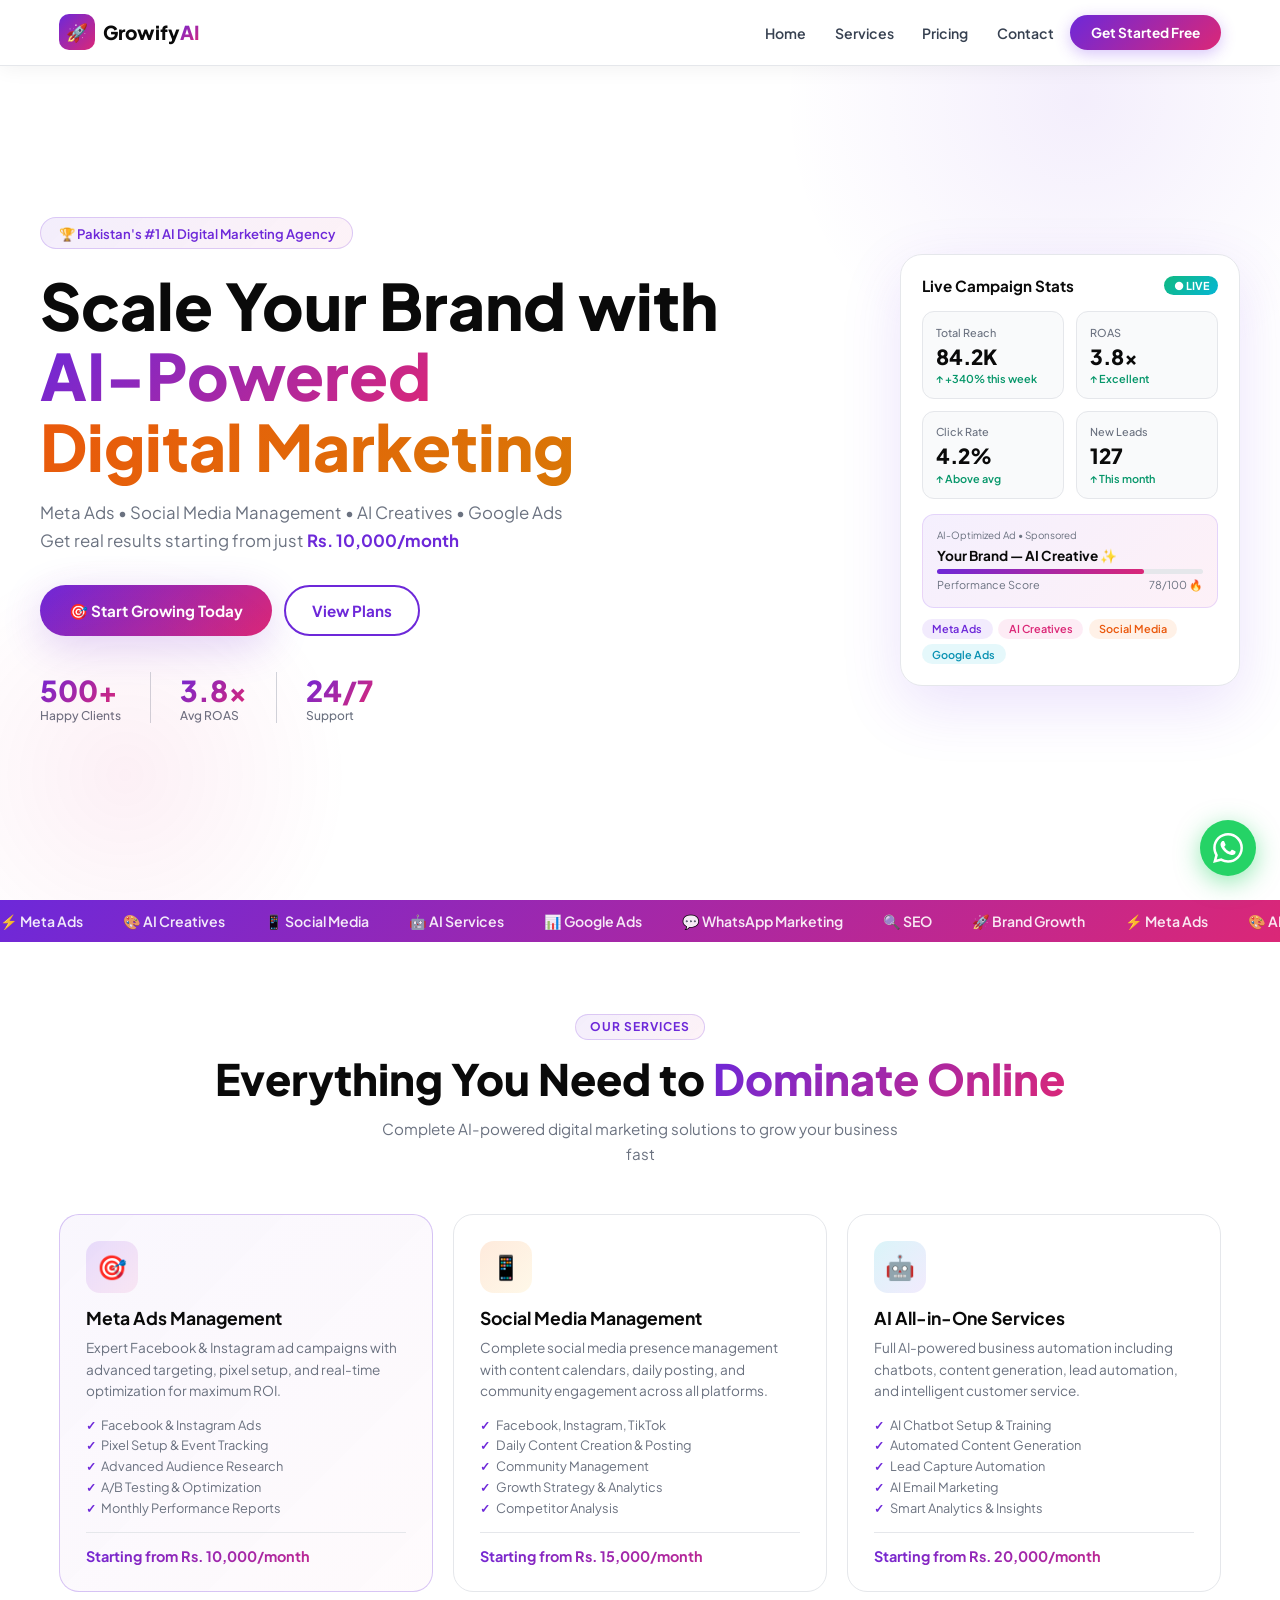
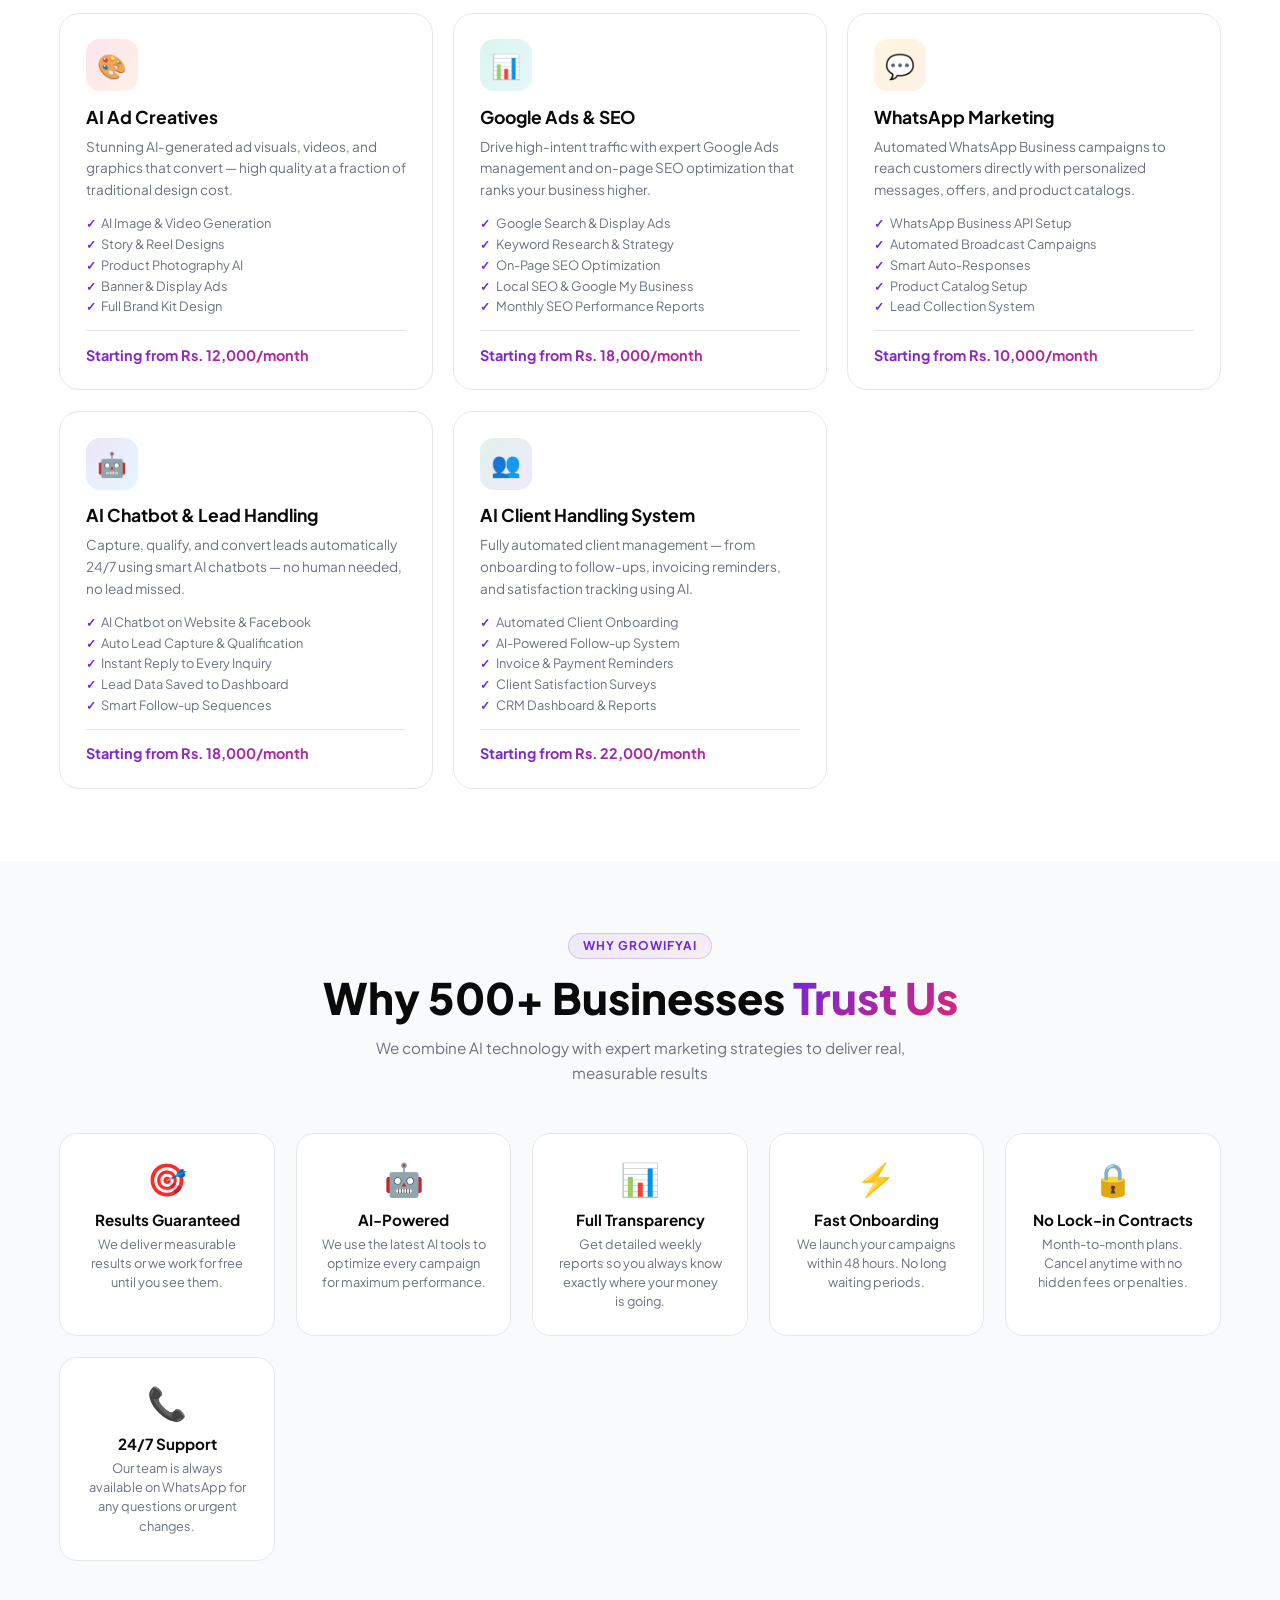
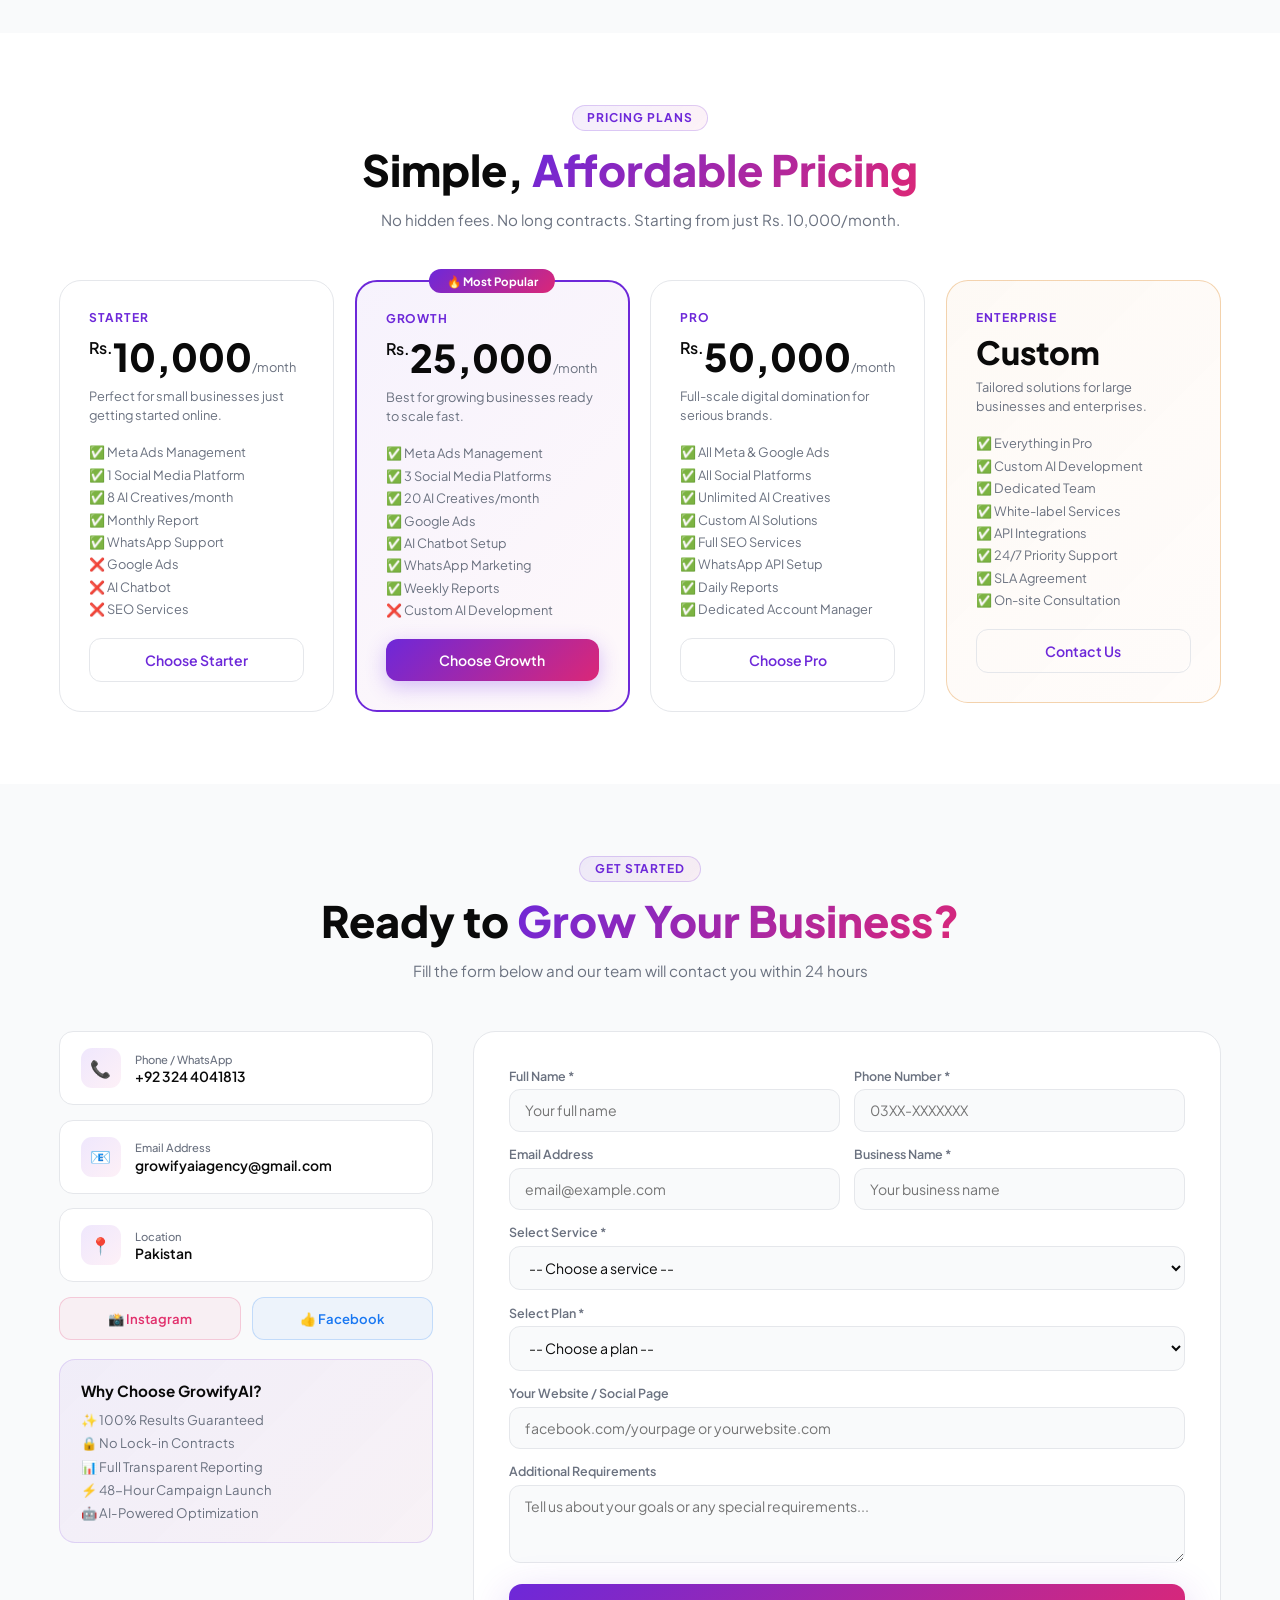
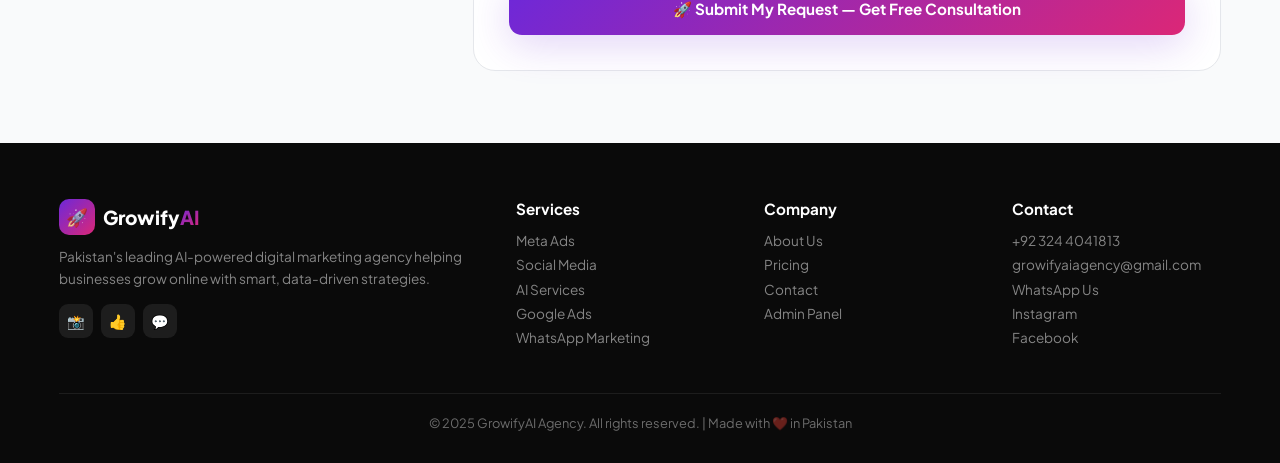
<file: index.html>
<!DOCTYPE html>
<html lang="en">
<head>
<meta charset="UTF-8">
<meta name="viewport" content="width=device-width, initial-scale=1.0, maximum-scale=1.0">
<title>GrowifyAI Agency | Digital Marketing & AI Services</title>
<link href="https://fonts.googleapis.com/css2?family=Plus+Jakarta+Sans:wght@400;500;600;700;800;900&display=swap" rel="stylesheet">
<style>
*,*::before,*::after{margin:0;padding:0;box-sizing:border-box}
:root{
  --primary:#6d28d9;--primary2:#7c3aed;--pink:#db2777;--orange:#ea580c;
  --cyan:#0891b2;--yellow:#d97706;--green:#059669;
  --bg:#ffffff;--bg2:#f9fafb;--dark:#0a0a0a;--card:#ffffff;
  --border:#e5e7eb;--text:#0a0a0a;--muted:#6b7280;
  --grad:linear-gradient(135deg,#6d28d9,#db2777);
  --grad2:linear-gradient(135deg,#ea580c,#d97706);
  --glow:0 10px 40px rgba(109,40,217,0.2);
  --ff:'Plus Jakarta Sans',sans-serif;
}
html{scroll-behavior:smooth}
body{font-family:var(--ff);background:#fff;color:#0a0a0a;overflow-x:hidden}
::-webkit-scrollbar{width:4px}
::-webkit-scrollbar-thumb{background:var(--primary);border-radius:2px}
 
/* NAV */
.nav{position:fixed;top:0;left:0;right:0;z-index:999;padding:.9rem 0;background:rgba(255,255,255,.97);backdrop-filter:blur(20px);border-bottom:1px solid #e5e7eb;transition:all .3s;box-shadow:0 2px 20px rgba(0,0,0,.06)}
.nav.scrolled{padding:.6rem 0;box-shadow:0 4px 30px rgba(0,0,0,.1)}
.nav-c{max-width:1200px;margin:0 auto;padding:0 1.2rem;display:flex;align-items:center;gap:1rem}
.logo{display:flex;align-items:center;gap:.5rem;text-decoration:none;flex-shrink:0}
.logo-icon{width:36px;height:36px;background:var(--grad);border-radius:10px;display:flex;align-items:center;justify-content:center;font-size:1.1rem}
.logo-text{font-family:var(--ff);font-size:1.2rem;font-weight:800;color:#0a0a0a}
.logo-text span{background:var(--grad);-webkit-background-clip:text;background-clip:text;-webkit-text-fill-color:transparent}
.nav-links{display:flex;list-style:none;gap:1.8rem;margin-left:auto}
.nav-links a{color:#374151;text-decoration:none;font-weight:600;font-size:.88rem;transition:color .2s}
.nav-links a:hover{color:var(--primary)}
.nav-cta{background:var(--grad);color:white;border:none;padding:.55rem 1.3rem;border-radius:50px;font-family:var(--ff);font-weight:700;font-size:.85rem;cursor:pointer;transition:all .3s;box-shadow:0 4px 15px rgba(124,58,237,.3);white-space:nowrap;flex-shrink:0}
.nav-cta:hover{transform:translateY(-2px);box-shadow:0 8px 25px rgba(124,58,237,.4)}
.hamburger{display:none;flex-direction:column;gap:5px;cursor:pointer;margin-left:auto;padding:4px;flex-shrink:0;background:none;border:none}
.hamburger span{width:24px;height:2px;background:var(--primary);border-radius:2px;transition:all .3s;display:block}
.hamburger.open span:nth-child(1){transform:translateY(7px) rotate(45deg)}
.hamburger.open span:nth-child(2){opacity:0}
.hamburger.open span:nth-child(3){transform:translateY(-7px) rotate(-45deg)}
.mobile-nav{display:none;position:fixed;top:58px;left:0;right:0;background:white;border-bottom:1px solid var(--border);z-index:998;padding:1rem 1.2rem 1.5rem;box-shadow:0 10px 30px rgba(0,0,0,.12);flex-direction:column;gap:.2rem}
.mobile-nav.open{display:flex}
.mobile-nav a{color:#374151;text-decoration:none;font-weight:600;font-size:1rem;padding:.75rem 1rem;border-radius:12px;transition:all .2s}
.mobile-nav a:hover{background:rgba(109,40,217,.07);color:var(--primary)}
.mob-cta{background:var(--grad);color:white;border:none;padding:.85rem;border-radius:14px;font-family:var(--ff);font-weight:700;font-size:.95rem;cursor:pointer;margin-top:.5rem;width:100%;box-shadow:0 4px 15px rgba(124,58,237,.3)}
 
/* HERO */
.hero{min-height:100vh;display:flex;align-items:center;padding:5.5rem 1.2rem 3rem;position:relative;overflow:hidden}
.hero::before{content:'';position:absolute;top:-200px;right:-100px;width:600px;height:600px;background:radial-gradient(circle,rgba(109,40,217,.08),transparent 70%);pointer-events:none}
.hero::after{content:'';position:absolute;bottom:-100px;left:-100px;width:450px;height:450px;background:radial-gradient(circle,rgba(219,39,119,.07),transparent 70%);pointer-events:none}
.hero-inner{max-width:1200px;margin:0 auto;width:100%;display:flex;align-items:center;gap:3.5rem}
.hero-left{flex:1}
.hero-badge{display:inline-flex;align-items:center;gap:.5rem;background:linear-gradient(135deg,rgba(109,40,217,.08),rgba(219,39,119,.06));border:1px solid rgba(109,40,217,.2);color:var(--primary);padding:.4rem 1.1rem;border-radius:50px;font-size:.82rem;font-weight:600;margin-bottom:1.3rem;animation:fadeUp .6s ease both}
.hero-title{font-family:var(--ff);font-size:clamp(2.1rem,5vw,4.2rem);font-weight:900;line-height:1.1;margin-bottom:1.1rem;animation:fadeUp .6s ease .1s both;color:#0a0a0a}
.grad-text{background:var(--grad);-webkit-background-clip:text;background-clip:text;-webkit-text-fill-color:transparent}
.grad-text2{background:var(--grad2);-webkit-background-clip:text;background-clip:text;-webkit-text-fill-color:transparent}
.hero-sub{font-size:clamp(.88rem,2.5vw,1.05rem);color:var(--muted);margin-bottom:1.8rem;animation:fadeUp .6s ease .2s both;line-height:1.7}
.hero-sub strong{color:var(--primary);font-weight:700}
.hero-btns{display:flex;gap:.8rem;flex-wrap:wrap;margin-bottom:2.2rem;animation:fadeUp .6s ease .3s both}
.btn-main{background:var(--grad);color:white;border:none;padding:.9rem 1.8rem;border-radius:50px;font-family:var(--ff);font-weight:700;font-size:.95rem;cursor:pointer;transition:all .3s;box-shadow:var(--glow)}
.btn-main:hover{transform:translateY(-3px);box-shadow:0 15px 40px rgba(124,58,237,.4)}
.btn-sec{background:white;color:var(--primary);border:2px solid var(--primary);padding:.9rem 1.6rem;border-radius:50px;font-family:var(--ff);font-weight:700;font-size:.95rem;cursor:pointer;transition:all .3s}
.btn-sec:hover{background:var(--primary);color:white}
.hero-stats{display:flex;gap:1.8rem;flex-wrap:wrap;animation:fadeUp .6s ease .4s both}
.hs{display:flex;flex-direction:column}
.hs-num{font-family:var(--ff);font-size:1.8rem;font-weight:900;background:var(--grad);-webkit-background-clip:text;background-clip:text;-webkit-text-fill-color:transparent}
.hs-label{font-size:.75rem;color:var(--muted);font-weight:500}
.hs-div{width:1px;background:#d1d5db}
.hero-right{flex:0 0 340px;animation:fadeUp .6s ease .5s both}
.dash-card{background:#fff;border-radius:22px;padding:1.3rem;box-shadow:0 20px 60px rgba(124,58,237,.15);border:1px solid var(--border)}
.dc-header{display:flex;align-items:center;justify-content:space-between;margin-bottom:1rem}
.dc-title{font-family:var(--ff);font-weight:700;font-size:.95rem;color:#0a0a0a}
.dc-live{background:linear-gradient(135deg,#10b981,#06b6d4);color:white;font-size:.68rem;font-weight:700;padding:.2rem .6rem;border-radius:50px}
.metric-row{display:grid;grid-template-columns:1fr 1fr;gap:.7rem;margin-bottom:.9rem}
.metric-box{background:#f9fafb;border-radius:12px;padding:.85rem;border:1px solid var(--border)}
.mb-label{font-size:.68rem;color:var(--muted);margin-bottom:.25rem;font-weight:500}
.mb-val{font-family:var(--ff);font-size:1.3rem;font-weight:800;color:#0a0a0a}
.mb-change{font-size:.68rem;margin-top:.15rem;font-weight:600}
.up{color:var(--green)}
.ad-preview{background:linear-gradient(135deg,rgba(124,58,237,.08),rgba(236,72,153,.08));border:1px solid rgba(124,58,237,.15);border-radius:12px;padding:.9rem;margin-bottom:.7rem}
.ap-tag{font-size:.62rem;color:var(--muted);margin-bottom:.4rem}
.ap-title{font-weight:700;font-size:.85rem;color:#0a0a0a;margin-bottom:.3rem}
.ap-bar{height:5px;background:var(--border);border-radius:3px;margin-bottom:.25rem}
.ap-fill{height:100%;border-radius:3px;background:var(--grad)}
.ap-meta{display:flex;justify-content:space-between;font-size:.68rem;color:var(--muted)}
.services-tags{display:flex;flex-wrap:wrap;gap:.35rem}
.stag{font-size:.68rem;font-weight:600;padding:.22rem .65rem;border-radius:50px}
.stag1{background:rgba(124,58,237,.1);color:var(--primary)}
.stag2{background:rgba(236,72,153,.1);color:var(--pink)}
.stag3{background:rgba(249,115,22,.1);color:var(--orange)}
.stag4{background:rgba(6,182,212,.1);color:var(--cyan)}
@keyframes fadeUp{from{opacity:0;transform:translateY(25px)}to{opacity:1;transform:translateY(0)}}
 
/* MARQUEE */
.marquee-section{background:var(--grad);padding:.75rem 0;overflow:hidden}
.marquee-track{display:flex;gap:2.5rem;animation:marquee 20s linear infinite;white-space:nowrap}
.marquee-item{color:rgba(255,255,255,.9);font-weight:600;font-size:.88rem;display:flex;align-items:center;gap:.4rem}
@keyframes marquee{from{transform:translateX(0)}to{transform:translateX(-50%)}}
 
/* SECTIONS */
.section{padding:4.5rem 0}
.section-alt{background:#f9fafb}
.container{max-width:1200px;margin:0 auto;padding:0 1.2rem}
.sec-head{text-align:center;margin-bottom:3rem}
.sec-tag{display:inline-block;background:linear-gradient(135deg,rgba(109,40,217,.08),rgba(219,39,119,.06));border:1px solid rgba(109,40,217,.2);color:var(--primary);padding:.28rem .9rem;border-radius:50px;font-size:.75rem;font-weight:700;text-transform:uppercase;letter-spacing:.08em;margin-bottom:.7rem}
.sec-title{font-family:var(--ff);font-size:clamp(1.6rem,3.5vw,2.7rem);font-weight:900;color:#0a0a0a;margin-bottom:.7rem}
.sec-sub{color:var(--muted);font-size:.95rem;max-width:540px;margin:0 auto;line-height:1.6}
 
/* SERVICES */
.services-grid{display:grid;grid-template-columns:repeat(auto-fit,minmax(300px,1fr));gap:1.3rem}
.svc-card{background:#fff;border:1.5px solid #e5e7eb;border-radius:20px;padding:1.6rem;transition:all .3s;position:relative;overflow:hidden}
.svc-card::before{content:'';position:absolute;top:0;left:0;right:0;height:3px;background:var(--grad);transform:scaleX(0);transition:transform .3s;transform-origin:left}
.svc-card:hover{transform:translateY(-5px);box-shadow:0 18px 45px rgba(0,0,0,.11);border-color:rgba(124,58,237,.25)}
.svc-card:hover::before{transform:scaleX(1)}
.svc-card.hot{border-color:rgba(109,40,217,.25);background:linear-gradient(135deg,rgba(109,40,217,.04),rgba(219,39,119,.02))}
.svc-icon{width:52px;height:52px;border-radius:14px;display:flex;align-items:center;justify-content:center;font-size:1.5rem;margin-bottom:.9rem}
.i1{background:linear-gradient(135deg,rgba(124,58,237,.15),rgba(236,72,153,.1))}
.i2{background:linear-gradient(135deg,rgba(249,115,22,.15),rgba(251,191,36,.1))}
.i3{background:linear-gradient(135deg,rgba(6,182,212,.15),rgba(124,58,237,.1))}
.i4{background:linear-gradient(135deg,rgba(236,72,153,.15),rgba(249,115,22,.1))}
.i5{background:linear-gradient(135deg,rgba(16,185,129,.15),rgba(6,182,212,.1))}
.i6{background:linear-gradient(135deg,rgba(251,191,36,.15),rgba(249,115,22,.1))}
.svc-card h3{font-family:var(--ff);font-size:1.1rem;font-weight:700;color:#0a0a0a;margin-bottom:.5rem}
.svc-card p{color:var(--muted);font-size:.85rem;line-height:1.6;margin-bottom:.9rem}
.svc-list{list-style:none;display:flex;flex-direction:column;gap:.3rem}
.svc-list li{font-size:.8rem;color:var(--muted);display:flex;align-items:center;gap:.35rem}
.svc-list li::before{content:'✓';color:var(--primary);font-weight:700;font-size:.78rem}
.svc-price{margin-top:1rem;padding-top:.9rem;border-top:1px solid var(--border);font-weight:700;font-size:.9rem;background:var(--grad);-webkit-background-clip:text;background-clip:text;-webkit-text-fill-color:transparent}
 
/* PRICING */
.pricing-grid{display:grid;grid-template-columns:repeat(auto-fit,minmax(240px,1fr));gap:1.3rem;align-items:start}
.plan-card{background:#fff;border:1.5px solid #e5e7eb;border-radius:22px;padding:1.8rem;transition:all .3s;position:relative}
.plan-card:hover{transform:translateY(-5px);box-shadow:0 18px 45px rgba(0,0,0,.11)}
.plan-card.pop{border:2px solid var(--primary);background:linear-gradient(135deg,rgba(109,40,217,.06),rgba(219,39,119,.03));transform:scale(1.02)}
.plan-card.pop:hover{transform:scale(1.02) translateY(-5px)}
.plan-card.ent{border-color:rgba(217,119,6,.3);background:linear-gradient(135deg,rgba(217,119,6,.04),rgba(234,88,12,.02))}
.pop-badge{position:absolute;top:-13px;left:50%;transform:translateX(-50%);background:var(--grad);color:white;padding:.28rem 1.1rem;border-radius:50px;font-size:.72rem;font-weight:700;white-space:nowrap}
.plan-name{font-size:.75rem;font-weight:700;text-transform:uppercase;letter-spacing:.08em;color:var(--primary);margin-bottom:.4rem}
.plan-price{margin-bottom:.4rem}
.p-cur{font-size:1rem;font-weight:600;vertical-align:top;margin-top:.35rem;display:inline-block;color:#0a0a0a}
.p-amt{font-family:var(--ff);font-size:2.4rem;font-weight:900;color:#0a0a0a}
.p-per{font-size:.8rem;color:var(--muted)}
.plan-desc{font-size:.8rem;color:var(--muted);margin-bottom:1.2rem;line-height:1.5}
.plan-feats{list-style:none;display:flex;flex-direction:column;gap:.4rem;margin-bottom:1.3rem}
.plan-feats li{font-size:.8rem;color:var(--muted)}
.btn-plan{width:100%;padding:.75rem;border-radius:12px;border:1.5px solid var(--border);background:transparent;color:var(--primary);font-family:var(--ff);font-weight:600;font-size:.88rem;cursor:pointer;transition:all .3s}
.btn-plan:hover{background:var(--primary);color:white;border-color:var(--primary)}
.btn-plan-pop{background:var(--grad);color:white;border:none;box-shadow:0 6px 20px rgba(124,58,237,.3)}
.btn-plan-pop:hover{color:white;opacity:.9}
 
/* WHY */
.why-grid{display:grid;grid-template-columns:repeat(auto-fit,minmax(200px,1fr));gap:1.3rem}
.why-card{background:#fff;border:1.5px solid #e5e7eb;border-radius:18px;padding:1.5rem;text-align:center;transition:all .3s}
.why-card:hover{transform:translateY(-4px);box-shadow:0 14px 35px rgba(0,0,0,.09)}
.why-icon{font-size:2rem;margin-bottom:.7rem}
.why-card h4{font-family:var(--ff);font-weight:700;font-size:.95rem;color:var(--dark);margin-bottom:.35rem}
.why-card p{font-size:.8rem;color:var(--muted);line-height:1.5}
 
/* CONTACT */
.contact-wrap{display:grid;grid-template-columns:1fr 2fr;gap:2.5rem}
.contact-info{display:flex;flex-direction:column;gap:.9rem}
.ci-card{background:#fff;border:1.5px solid #e5e7eb;border-radius:14px;padding:1rem 1.3rem;display:flex;align-items:center;gap:.9rem;transition:all .3s}
.ci-card:hover{border-color:rgba(124,58,237,.3);transform:translateX(4px)}
.ci-icon{width:40px;height:40px;border-radius:11px;background:linear-gradient(135deg,rgba(124,58,237,.12),rgba(236,72,153,.08));display:flex;align-items:center;justify-content:center;font-size:1.05rem;flex-shrink:0}
.ci-label{font-size:.7rem;color:var(--muted);font-weight:500;margin-bottom:.15rem}
.ci-val{font-weight:600;font-size:.87rem;color:#0a0a0a}
.ci-val a{color:#0a0a0a;text-decoration:none;transition:color .2s}
.ci-val a:hover{color:var(--primary)}
.social-row{display:flex;gap:.7rem}
.soc-btn{flex:1;display:flex;align-items:center;justify-content:center;gap:.4rem;padding:.75rem;border-radius:12px;text-decoration:none;font-weight:600;font-size:.82rem;transition:all .3s;border:1.5px solid var(--border)}
.soc-ig{color:#e1306c;border-color:rgba(225,48,108,.2);background:rgba(225,48,108,.05)}
.soc-ig:hover{background:#e1306c;color:white;border-color:#e1306c}
.soc-fb{color:#1877f2;border-color:rgba(24,119,242,.2);background:rgba(24,119,242,.05)}
.soc-fb:hover{background:#1877f2;color:white;border-color:#1877f2}
.why-box{background:linear-gradient(135deg,rgba(109,40,217,.06),rgba(219,39,119,.04));border:1.5px solid rgba(109,40,217,.15);border-radius:16px;padding:1.3rem;margin-top:.3rem}
.why-box h4{font-family:var(--ff);font-weight:700;color:#0a0a0a;margin-bottom:.7rem;font-size:.95rem}
.why-box-list{display:flex;flex-direction:column;gap:.4rem}
.why-box-list span{font-size:.82rem;color:var(--muted)}
.cf{background:#fff;border:1.5px solid #e5e7eb;border-radius:22px;padding:2.2rem}
.form-row{display:grid;grid-template-columns:1fr 1fr;gap:.9rem}
.fg{display:flex;flex-direction:column;gap:.35rem;margin-bottom:.9rem}
.fg label{font-size:.78rem;font-weight:600;color:var(--muted)}
.fg input,.fg select,.fg textarea{background:#f9fafb;border:1.5px solid var(--border);border-radius:11px;padding:.7rem .9rem;color:var(--dark);font-family:var(--ff);font-size:.88rem;outline:none;transition:border-color .2s;width:100%}
.fg input:focus,.fg select:focus,.fg textarea:focus{border-color:var(--primary);background:#fff}
.fg select option{background:#fff;color:#0a0a0a}
.fg textarea{resize:vertical;min-height:75px}
.btn-submit{width:100%;padding:.95rem;border-radius:13px;border:none;background:var(--grad);color:white;font-family:var(--ff);font-weight:700;font-size:.95rem;cursor:pointer;transition:all .3s;box-shadow:var(--glow);margin-top:.4rem}
.btn-submit:hover{transform:translateY(-2px);box-shadow:0 15px 40px rgba(124,58,237,.4)}
 
/* MODAL */
.modal{display:none;position:fixed;inset:0;z-index:9999;background:rgba(15,10,30,.7);backdrop-filter:blur(10px);align-items:center;justify-content:center;padding:1rem}
.modal.active{display:flex}
.modal-box{background:#fff;border-radius:24px;padding:2.5rem;text-align:center;max-width:400px;width:100%;animation:fadeUp .3s ease;border:1.5px solid var(--border)}
.modal-icon{font-size:3rem;margin-bottom:.8rem}
.modal-box h3{font-family:var(--ff);font-size:1.5rem;font-weight:800;color:#0a0a0a;margin-bottom:.6rem}
.modal-box p{color:var(--muted);margin-bottom:1.3rem;line-height:1.6;font-size:.9rem}
.modal-box button{background:var(--grad);color:white;border:none;padding:.75rem 2.2rem;border-radius:50px;font-family:var(--ff);font-weight:700;cursor:pointer;font-size:.95rem}
 
/* FOOTER */
.footer{background:var(--dark);color:rgba(255,255,255,.8);padding:3.5rem 0 2rem}
.footer-grid{display:grid;grid-template-columns:2fr 1fr 1fr 1fr;gap:2.5rem;margin-bottom:2.5rem}
.fb-brand p{color:rgba(255,255,255,.5);font-size:.85rem;margin-top:.7rem;line-height:1.6}
.fb-social{display:flex;gap:.5rem;margin-top:.9rem}
.fb-soc{width:34px;height:34px;border-radius:9px;background:rgba(255,255,255,.08);display:flex;align-items:center;justify-content:center;font-size:.88rem;transition:all .3s;text-decoration:none}
.fb-soc:hover{background:var(--grad)}
.fl h4{font-family:var(--ff);font-weight:700;margin-bottom:.9rem;color:white;font-size:.95rem}
.fl a{display:block;color:rgba(255,255,255,.5);text-decoration:none;font-size:.85rem;margin-bottom:.45rem;transition:color .2s}
.fl a:hover{color:#a78bfa}
.footer-bottom{border-top:1px solid rgba(255,255,255,.08);padding-top:1.3rem;text-align:center;color:rgba(255,255,255,.4);font-size:.8rem}
 
/* WHATSAPP */
.wa-float{position:fixed;bottom:24px;right:24px;z-index:9999;width:56px;height:56px;border-radius:50%;background:#25d366;display:flex;align-items:center;justify-content:center;box-shadow:0 6px 25px rgba(37,211,102,.5);cursor:pointer;text-decoration:none;animation:waPulse 2s infinite;transition:transform .2s}
.wa-float:hover{transform:scale(1.1)}
.wa-float svg{width:30px;height:30px;fill:white}
.wa-tooltip{position:absolute;right:66px;background:#0a0a0a;color:white;padding:.35rem .8rem;border-radius:8px;font-size:.76rem;font-weight:600;white-space:nowrap;opacity:0;pointer-events:none;transition:opacity .2s}
.wa-float:hover .wa-tooltip{opacity:1}
@keyframes waPulse{0%{box-shadow:0 6px 25px rgba(37,211,102,.5)}50%{box-shadow:0 6px 35px rgba(37,211,102,.8),0 0 0 10px rgba(37,211,102,.1)}100%{box-shadow:0 6px 25px rgba(37,211,102,.5)}}
 
/* FADE IN */
.fade-in{opacity:0;transform:translateY(22px);transition:opacity .5s ease,transform .5s ease}
.fade-in.visible{opacity:1;transform:translateY(0)}
 
/* ===== RESPONSIVE ===== */
@media(max-width:1024px){
  .hero-right{flex:0 0 300px}
  .footer-grid{grid-template-columns:1fr 1fr;gap:2rem}
}
@media(max-width:768px){
  .nav-links,.nav-cta{display:none}
  .hamburger{display:flex}
  .hero{padding:4.8rem 1.2rem 3rem;min-height:auto}
  .hero-inner{flex-direction:column;gap:2.5rem;text-align:center}
  .hero-btns{justify-content:center}
  .hero-stats{justify-content:center;gap:1.5rem}
  .hero-right{display:block;width:100%;max-width:380px;flex:none;margin:0 auto}
  .contact-wrap{grid-template-columns:1fr}
  .form-row{grid-template-columns:1fr}
  .footer-grid{grid-template-columns:1fr 1fr;gap:1.8rem}
  .plan-card.pop{transform:scale(1)}
  .plan-card.pop:hover{transform:translateY(-5px)}
  .services-grid{grid-template-columns:1fr}
  .why-grid{grid-template-columns:1fr 1fr}
}
@media(max-width:480px){
  .hero{padding:4.5rem 1rem 2.5rem}
  .hero-title{font-size:clamp(1.9rem,8vw,2.4rem)}
  .hero-right{max-width:100%}
  .dash-card{padding:1rem}
  .mb-val{font-size:1.1rem}
  .btn-main,.btn-sec{width:100%;text-align:center;padding:.85rem 1.2rem;font-size:.9rem}
  .hero-btns{gap:.6rem}
  .section{padding:3.5rem 0}
  .container{padding:0 1rem}
  .svc-card{padding:1.3rem}
  .plan-card{padding:1.4rem}
  .cf{padding:1.4rem}
  .why-grid{grid-template-columns:1fr}
  .pricing-grid{grid-template-columns:1fr}
  .footer-grid{grid-template-columns:1fr}
  .social-row{flex-direction:column}
  .wa-float{width:50px;height:50px;bottom:20px;right:20px}
  .wa-float svg{width:26px;height:26px}
  .wa-tooltip{display:none}
  .modal-box{padding:1.8rem 1.3rem}
}
@media(max-width:360px){
  .hero-title{font-size:1.75rem}
  .nav-c{padding:0 .9rem}
}
</style>
</head>
<body>
 
<nav class="nav" id="navbar">
  <div class="nav-c">
    <a class="logo" href="#home">
      <div class="logo-icon">🚀</div>
      <span class="logo-text">Growify<span>AI</span></span>
    </a>
    <ul class="nav-links" id="navLinks">
      <li><a href="#home">Home</a></li>
      <li><a href="#services">Services</a></li>
      <li><a href="#pricing">Pricing</a></li>
      <li><a href="#contact">Contact</a></li>
    </ul>
    <button class="nav-cta" onclick="goContact()">Get Started Free</button>
    <button class="hamburger" id="ham" aria-label="Menu">
      <span></span><span></span><span></span>
    </button>
  </div>
</nav>
 
<div class="mobile-nav" id="mobileNav">
  <a href="#home" onclick="closeMob()">🏠 Home</a>
  <a href="#services" onclick="closeMob()">⚡ Services</a>
  <a href="#pricing" onclick="closeMob()">💰 Pricing</a>
  <a href="#contact" onclick="closeMob()">📞 Contact</a>
  <button class="mob-cta" onclick="closeMob();goContact()">🎯 Get Started Free</button>
</div>
 
<section class="hero" id="home">
  <div class="hero-inner">
    <div class="hero-left">
      <div class="hero-badge">🏆 Pakistan's #1 AI Digital Marketing Agency</div>
      <h1 class="hero-title">
        Scale Your Brand with<br>
        <span class="grad-text">AI-Powered</span><br>
        <span class="grad-text2">Digital Marketing</span>
      </h1>
      <p class="hero-sub">
        Meta Ads • Social Media Management • AI Creatives • Google Ads<br>
        Get real results starting from just <strong>Rs. 10,000/month</strong>
      </p>
      <div class="hero-btns">
        <button class="btn-main" onclick="goContact()">🎯 Start Growing Today</button>
        <button class="btn-sec" onclick="document.querySelector('#pricing').scrollIntoView({behavior:'smooth'})">View Plans</button>
      </div>
      <div class="hero-stats">
        <div class="hs"><span class="hs-num">500+</span><span class="hs-label">Happy Clients</span></div>
        <div class="hs-div"></div>
        <div class="hs"><span class="hs-num">3.8x</span><span class="hs-label">Avg ROAS</span></div>
        <div class="hs-div"></div>
        <div class="hs"><span class="hs-num">24/7</span><span class="hs-label">Support</span></div>
      </div>
    </div>
    <div class="hero-right">
      <div class="dash-card">
        <div class="dc-header">
          <span class="dc-title">Live Campaign Stats</span>
          <span class="dc-live">● LIVE</span>
        </div>
        <div class="metric-row">
          <div class="metric-box"><div class="mb-label">Total Reach</div><div class="mb-val">84.2K</div><div class="mb-change up">↑ +340% this week</div></div>
          <div class="metric-box"><div class="mb-label">ROAS</div><div class="mb-val">3.8x</div><div class="mb-change up">↑ Excellent</div></div>
          <div class="metric-box"><div class="mb-label">Click Rate</div><div class="mb-val">4.2%</div><div class="mb-change up">↑ Above avg</div></div>
          <div class="metric-box"><div class="mb-label">New Leads</div><div class="mb-val">127</div><div class="mb-change up">↑ This month</div></div>
        </div>
        <div class="ad-preview">
          <div class="ap-tag">AI-Optimized Ad • Sponsored</div>
          <div class="ap-title">Your Brand — AI Creative ✨</div>
          <div class="ap-bar"><div class="ap-fill" style="width:78%"></div></div>
          <div class="ap-meta"><span>Performance Score</span><span>78/100 🔥</span></div>
        </div>
        <div class="services-tags">
          <span class="stag stag1">Meta Ads</span>
          <span class="stag stag2">AI Creatives</span>
          <span class="stag stag3">Social Media</span>
          <span class="stag stag4">Google Ads</span>
        </div>
      </div>
    </div>
  </div>
</section>
 
<div class="marquee-section">
  <div class="marquee-track">
    <span class="marquee-item">⚡ Meta Ads</span>
    <span class="marquee-item">🎨 AI Creatives</span>
    <span class="marquee-item">📱 Social Media</span>
    <span class="marquee-item">🤖 AI Services</span>
    <span class="marquee-item">📊 Google Ads</span>
    <span class="marquee-item">💬 WhatsApp Marketing</span>
    <span class="marquee-item">🔍 SEO</span>
    <span class="marquee-item">🚀 Brand Growth</span>
    <span class="marquee-item">⚡ Meta Ads</span>
    <span class="marquee-item">🎨 AI Creatives</span>
    <span class="marquee-item">📱 Social Media</span>
    <span class="marquee-item">🤖 AI Services</span>
    <span class="marquee-item">📊 Google Ads</span>
    <span class="marquee-item">💬 WhatsApp Marketing</span>
    <span class="marquee-item">🔍 SEO</span>
    <span class="marquee-item">🚀 Brand Growth</span>
  </div>
</div>
 
<section class="section" id="services">
  <div class="container">
    <div class="sec-head">
      <div class="sec-tag">Our Services</div>
      <h2 class="sec-title">Everything You Need to <span class="grad-text">Dominate Online</span></h2>
      <p class="sec-sub">Complete AI-powered digital marketing solutions to grow your business fast</p>
    </div>
    <div class="services-grid">
      <div class="svc-card hot fade-in">
        <div class="svc-icon i1">🎯</div>
        <h3>Meta Ads Management</h3>
        <p>Expert Facebook & Instagram ad campaigns with advanced targeting, pixel setup, and real-time optimization for maximum ROI.</p>
        <ul class="svc-list">
          <li>Facebook & Instagram Ads</li><li>Pixel Setup & Event Tracking</li>
          <li>Advanced Audience Research</li><li>A/B Testing & Optimization</li>
          <li>Monthly Performance Reports</li>
        </ul>
        <div class="svc-price">Starting from Rs. 10,000/month</div>
      </div>
      <div class="svc-card fade-in">
        <div class="svc-icon i2">📱</div>
        <h3>Social Media Management</h3>
        <p>Complete social media presence management with content calendars, daily posting, and community engagement across all platforms.</p>
        <ul class="svc-list">
          <li>Facebook, Instagram, TikTok</li><li>Daily Content Creation & Posting</li>
          <li>Community Management</li><li>Growth Strategy & Analytics</li>
          <li>Competitor Analysis</li>
        </ul>
        <div class="svc-price">Starting from Rs. 15,000/month</div>
      </div>
      <div class="svc-card fade-in">
        <div class="svc-icon i3">🤖</div>
        <h3>AI All-in-One Services</h3>
        <p>Full AI-powered business automation including chatbots, content generation, lead automation, and intelligent customer service.</p>
        <ul class="svc-list">
          <li>AI Chatbot Setup & Training</li><li>Automated Content Generation</li>
          <li>Lead Capture Automation</li><li>AI Email Marketing</li>
          <li>Smart Analytics & Insights</li>
        </ul>
        <div class="svc-price">Starting from Rs. 20,000/month</div>
      </div>
      <div class="svc-card fade-in">
        <div class="svc-icon i4">🎨</div>
        <h3>AI Ad Creatives</h3>
        <p>Stunning AI-generated ad visuals, videos, and graphics that convert — high quality at a fraction of traditional design cost.</p>
        <ul class="svc-list">
          <li>AI Image & Video Generation</li><li>Story & Reel Designs</li>
          <li>Product Photography AI</li><li>Banner & Display Ads</li>
          <li>Full Brand Kit Design</li>
        </ul>
        <div class="svc-price">Starting from Rs. 12,000/month</div>
      </div>
      <div class="svc-card fade-in">
        <div class="svc-icon i5">📊</div>
        <h3>Google Ads & SEO</h3>
        <p>Drive high-intent traffic with expert Google Ads management and on-page SEO optimization that ranks your business higher.</p>
        <ul class="svc-list">
          <li>Google Search & Display Ads</li><li>Keyword Research & Strategy</li>
          <li>On-Page SEO Optimization</li><li>Local SEO & Google My Business</li>
          <li>Monthly SEO Performance Reports</li>
        </ul>
        <div class="svc-price">Starting from Rs. 18,000/month</div>
      </div>
      <div class="svc-card fade-in">
        <div class="svc-icon i6">💬</div>
        <h3>WhatsApp Marketing</h3>
        <p>Automated WhatsApp Business campaigns to reach customers directly with personalized messages, offers, and product catalogs.</p>
        <ul class="svc-list">
          <li>WhatsApp Business API Setup</li><li>Automated Broadcast Campaigns</li>
          <li>Smart Auto-Responses</li><li>Product Catalog Setup</li>
          <li>Lead Collection System</li>
        </ul>
        <div class="svc-price">Starting from Rs. 10,000/month</div>
      </div>
      <div class="svc-card fade-in">
        <div class="svc-icon" style="background:linear-gradient(135deg,rgba(109,40,217,.12),rgba(6,182,212,.1))">🤖</div>
        <h3>AI Chatbot & Lead Handling</h3>
        <p>Capture, qualify, and convert leads automatically 24/7 using smart AI chatbots — no human needed, no lead missed.</p>
        <ul class="svc-list">
          <li>AI Chatbot on Website & Facebook</li><li>Auto Lead Capture & Qualification</li>
          <li>Instant Reply to Every Inquiry</li><li>Lead Data Saved to Dashboard</li>
          <li>Smart Follow-up Sequences</li>
        </ul>
        <div class="svc-price">Starting from Rs. 18,000/month</div>
      </div>
      <div class="svc-card fade-in">
        <div class="svc-icon" style="background:linear-gradient(135deg,rgba(5,150,105,.12),rgba(109,40,217,.1))">👥</div>
        <h3>AI Client Handling System</h3>
        <p>Fully automated client management — from onboarding to follow-ups, invoicing reminders, and satisfaction tracking using AI.</p>
        <ul class="svc-list">
          <li>Automated Client Onboarding</li><li>AI-Powered Follow-up System</li>
          <li>Invoice & Payment Reminders</li><li>Client Satisfaction Surveys</li>
          <li>CRM Dashboard & Reports</li>
        </ul>
        <div class="svc-price">Starting from Rs. 22,000/month</div>
      </div>
    </div>
  </div>
</section>
 
<section class="section section-alt">
  <div class="container">
    <div class="sec-head">
      <div class="sec-tag">Why GrowifyAI</div>
      <h2 class="sec-title">Why 500+ Businesses <span class="grad-text">Trust Us</span></h2>
      <p class="sec-sub">We combine AI technology with expert marketing strategies to deliver real, measurable results</p>
    </div>
    <div class="why-grid">
      <div class="why-card fade-in"><div class="why-icon">🎯</div><h4>Results Guaranteed</h4><p>We deliver measurable results or we work for free until you see them.</p></div>
      <div class="why-card fade-in"><div class="why-icon">🤖</div><h4>AI-Powered</h4><p>We use the latest AI tools to optimize every campaign for maximum performance.</p></div>
      <div class="why-card fade-in"><div class="why-icon">📊</div><h4>Full Transparency</h4><p>Get detailed weekly reports so you always know exactly where your money is going.</p></div>
      <div class="why-card fade-in"><div class="why-icon">⚡</div><h4>Fast Onboarding</h4><p>We launch your campaigns within 48 hours. No long waiting periods.</p></div>
      <div class="why-card fade-in"><div class="why-icon">🔒</div><h4>No Lock-in Contracts</h4><p>Month-to-month plans. Cancel anytime with no hidden fees or penalties.</p></div>
      <div class="why-card fade-in"><div class="why-icon">📞</div><h4>24/7 Support</h4><p>Our team is always available on WhatsApp for any questions or urgent changes.</p></div>
    </div>
  </div>
</section>
 
<section class="section" id="pricing">
  <div class="container">
    <div class="sec-head">
      <div class="sec-tag">Pricing Plans</div>
      <h2 class="sec-title">Simple, <span class="grad-text">Affordable Pricing</span></h2>
      <p class="sec-sub">No hidden fees. No long contracts. Starting from just Rs. 10,000/month.</p>
    </div>
    <div class="pricing-grid">
      <div class="plan-card fade-in">
        <div class="plan-name">Starter</div>
        <div class="plan-price"><span class="p-cur">Rs.</span><span class="p-amt">10,000</span><span class="p-per">/month</span></div>
        <div class="plan-desc">Perfect for small businesses just getting started online.</div>
        <ul class="plan-feats">
          <li>✅ Meta Ads Management</li><li>✅ 1 Social Media Platform</li>
          <li>✅ 8 AI Creatives/month</li><li>✅ Monthly Report</li>
          <li>✅ WhatsApp Support</li><li>❌ Google Ads</li>
          <li>❌ AI Chatbot</li><li>❌ SEO Services</li>
        </ul>
        <button class="btn-plan" onclick="pickPlan('Starter - Rs. 10,000/month')">Choose Starter</button>
      </div>
      <div class="plan-card pop fade-in">
        <div class="pop-badge">🔥 Most Popular</div>
        <div class="plan-name">Growth</div>
        <div class="plan-price"><span class="p-cur">Rs.</span><span class="p-amt">25,000</span><span class="p-per">/month</span></div>
        <div class="plan-desc">Best for growing businesses ready to scale fast.</div>
        <ul class="plan-feats">
          <li>✅ Meta Ads Management</li><li>✅ 3 Social Media Platforms</li>
          <li>✅ 20 AI Creatives/month</li><li>✅ Google Ads</li>
          <li>✅ AI Chatbot Setup</li><li>✅ WhatsApp Marketing</li>
          <li>✅ Weekly Reports</li><li>❌ Custom AI Development</li>
        </ul>
        <button class="btn-plan btn-plan-pop" onclick="pickPlan('Growth - Rs. 25,000/month')">Choose Growth</button>
      </div>
      <div class="plan-card fade-in">
        <div class="plan-name">Pro</div>
        <div class="plan-price"><span class="p-cur">Rs.</span><span class="p-amt">50,000</span><span class="p-per">/month</span></div>
        <div class="plan-desc">Full-scale digital domination for serious brands.</div>
        <ul class="plan-feats">
          <li>✅ All Meta & Google Ads</li><li>✅ All Social Platforms</li>
          <li>✅ Unlimited AI Creatives</li><li>✅ Custom AI Solutions</li>
          <li>✅ Full SEO Services</li><li>✅ WhatsApp API Setup</li>
          <li>✅ Daily Reports</li><li>✅ Dedicated Account Manager</li>
        </ul>
        <button class="btn-plan" onclick="pickPlan('Pro - Rs. 50,000/month')">Choose Pro</button>
      </div>
      <div class="plan-card ent fade-in">
        <div class="plan-name">Enterprise</div>
        <div class="plan-price"><span class="p-amt" style="font-size:2rem">Custom</span></div>
        <div class="plan-desc">Tailored solutions for large businesses and enterprises.</div>
        <ul class="plan-feats">
          <li>✅ Everything in Pro</li><li>✅ Custom AI Development</li>
          <li>✅ Dedicated Team</li><li>✅ White-label Services</li>
          <li>✅ API Integrations</li><li>✅ 24/7 Priority Support</li>
          <li>✅ SLA Agreement</li><li>✅ On-site Consultation</li>
        </ul>
        <button class="btn-plan" onclick="pickPlan('Enterprise - Custom Pricing')">Contact Us</button>
      </div>
    </div>
  </div>
</section>
 
<section class="section section-alt" id="contact">
  <div class="container">
    <div class="sec-head">
      <div class="sec-tag">Get Started</div>
      <h2 class="sec-title">Ready to <span class="grad-text">Grow Your Business?</span></h2>
      <p class="sec-sub">Fill the form below and our team will contact you within 24 hours</p>
    </div>
    <div class="contact-wrap">
      <div class="contact-info">
        <div class="ci-card">
          <div class="ci-icon">📞</div>
          <div><div class="ci-label">Phone / WhatsApp</div><div class="ci-val"><a href="tel:+923244041813">+92 324 4041813</a></div></div>
        </div>
        <div class="ci-card">
          <div class="ci-icon">📧</div>
          <div><div class="ci-label">Email Address</div><div class="ci-val"><a href="mailto:growifyaiagency@gmail.com">growifyaiagency@gmail.com</a></div></div>
        </div>
        <div class="ci-card">
          <div class="ci-icon">📍</div>
          <div><div class="ci-label">Location</div><div class="ci-val">Pakistan</div></div>
        </div>
        <div class="social-row">
          <a class="soc-btn soc-ig" href="https://www.instagram.com/omnisflow_director/" target="_blank">📸 Instagram</a>
          <a class="soc-btn soc-fb" href="https://www.facebook.com/profile.php?id=61589363192810" target="_blank">👍 Facebook</a>
        </div>
        <div class="why-box">
          <h4>Why Choose GrowifyAI?</h4>
          <div class="why-box-list">
            <span>✨ 100% Results Guaranteed</span>
            <span>🔒 No Lock-in Contracts</span>
            <span>📊 Full Transparent Reporting</span>
            <span>⚡ 48-Hour Campaign Launch</span>
            <span>🤖 AI-Powered Optimization</span>
          </div>
        </div>
      </div>
      <form class="cf" id="contactForm">
        <div class="form-row">
          <div class="fg"><label>Full Name *</label><input type="text" id="fname" placeholder="Your full name" required></div>
          <div class="fg"><label>Phone Number *</label><input type="tel" id="fphone" placeholder="03XX-XXXXXXX" required></div>
        </div>
        <div class="form-row">
          <div class="fg"><label>Email Address</label><input type="email" id="femail" placeholder="email@example.com"></div>
          <div class="fg"><label>Business Name *</label><input type="text" id="fbusiness" placeholder="Your business name" required></div>
        </div>
        <div class="fg">
          <label>Select Service *</label>
          <select id="fservice" required>
            <option value="">-- Choose a service --</option>
            <option>Meta Ads Management</option>
            <option>Social Media Management</option>
            <option>AI All-in-One Services</option>
            <option>AI Ad Creatives</option>
            <option>Google Ads & SEO</option>
            <option>WhatsApp Marketing</option>
            <option>Multiple Services (Bundle)</option>
          </select>
        </div>
        <div class="fg">
          <label>Select Plan *</label>
          <select id="fplan" required>
            <option value="">-- Choose a plan --</option>
            <option>Starter - Rs. 10,000/month</option>
            <option>Growth - Rs. 25,000/month</option>
            <option>Pro - Rs. 50,000/month</option>
            <option>Enterprise - Custom Pricing</option>
          </select>
        </div>
        <div class="fg"><label>Your Website / Social Page</label><input type="text" id="fwebsite" placeholder="facebook.com/yourpage or yourwebsite.com"></div>
        <div class="fg"><label>Additional Requirements</label><textarea id="fmessage" rows="3" placeholder="Tell us about your goals or any special requirements..."></textarea></div>
        <button type="submit" class="btn-submit" id="submitBtn">🚀 Submit My Request — Get Free Consultation</button>
      </form>
    </div>
  </div>
</section>
 
<div class="modal" id="successModal">
  <div class="modal-box">
    <div class="modal-icon">🎉</div>
    <h3>Request Submitted!</h3>
    <p>Thank you! Our team will contact you within 24 hours to discuss your project.</p>
    <button onclick="document.getElementById('successModal').classList.remove('active')">Awesome, Thanks!</button>
  </div>
</div>
 
<footer class="footer">
  <div class="container">
    <div class="footer-grid">
      <div class="fb-brand">
        <div class="logo" style="margin-bottom:.5rem">
          <div class="logo-icon">🚀</div>
          <span class="logo-text" style="color:white">Growify<span>AI</span></span>
        </div>
        <p>Pakistan's leading AI-powered digital marketing agency helping businesses grow online with smart, data-driven strategies.</p>
        <div class="fb-social">
          <a class="fb-soc" href="https://www.instagram.com/omnisflow_director/" target="_blank">📸</a>
          <a class="fb-soc" href="https://www.facebook.com/profile.php?id=61589363192810" target="_blank">👍</a>
          <a class="fb-soc" href="https://wa.me/923244041813" target="_blank">💬</a>
        </div>
      </div>
      <div class="fl">
        <h4>Services</h4>
        <a href="#services">Meta Ads</a>
        <a href="#services">Social Media</a>
        <a href="#services">AI Services</a>
        <a href="#services">Google Ads</a>
        <a href="#services">WhatsApp Marketing</a>
      </div>
      <div class="fl">
        <h4>Company</h4>
        <a href="#home">About Us</a>
        <a href="#pricing">Pricing</a>
        <a href="#contact">Contact</a>
        <a href="login.html">Admin Panel</a>
      </div>
      <div class="fl">
        <h4>Contact</h4>
        <a href="tel:+923244041813">+92 324 4041813</a>
        <a href="mailto:growifyaiagency@gmail.com">growifyaiagency@gmail.com</a>
        <a href="https://wa.me/923244041813" target="_blank">WhatsApp Us</a>
        <a href="https://www.instagram.com/omnisflow_director/" target="_blank">Instagram</a>
        <a href="https://www.facebook.com/profile.php?id=61589363192810" target="_blank">Facebook</a>
      </div>
    </div>
    <div class="footer-bottom">
      <p>© 2025 GrowifyAI Agency. All rights reserved. | Made with ❤️ in Pakistan</p>
    </div>
  </div>
</footer>
 
<a class="wa-float" href="https://wa.me/923244041813" target="_blank">
  <span class="wa-tooltip">Chat on WhatsApp</span>
  <svg viewBox="0 0 24 24" xmlns="http://www.w3.org/2000/svg">
    <path d="M17.472 14.382c-.297-.149-1.758-.867-2.03-.967-.273-.099-.471-.148-.67.15-.197.297-.767.966-.94 1.164-.173.199-.347.223-.644.075-.297-.15-1.255-.463-2.39-1.475-.883-.788-1.48-1.761-1.653-2.059-.173-.297-.018-.458.13-.606.134-.133.298-.347.446-.52.149-.174.198-.298.298-.497.099-.198.05-.371-.025-.52-.075-.149-.669-1.612-.916-2.207-.242-.579-.487-.5-.669-.51-.173-.008-.371-.01-.57-.01-.198 0-.52.074-.792.372-.272.297-1.04 1.016-1.04 2.479 0 1.462 1.065 2.875 1.213 3.074.149.198 2.096 3.2 5.077 4.487.709.306 1.262.489 1.694.625.712.227 1.36.195 1.871.118.571-.085 1.758-.719 2.006-1.413.248-.694.248-1.289.173-1.413-.074-.124-.272-.198-.57-.347m-5.421 7.403h-.004a9.87 9.87 0 01-5.031-1.378l-.361-.214-3.741.982.998-3.648-.235-.374a9.86 9.86 0 01-1.51-5.26c.001-5.45 4.436-9.884 9.888-9.884 2.64 0 5.122 1.03 6.988 2.898a9.825 9.825 0 012.893 6.994c-.003 5.45-4.437 9.884-9.885 9.884m8.413-18.297A11.815 11.815 0 0012.05 0C5.495 0 .16 5.335.157 11.892c0 2.096.547 4.142 1.588 5.945L.057 24l6.305-1.654a11.882 11.882 0 005.683 1.448h.005c6.554 0 11.89-5.335 11.893-11.893a11.821 11.821 0 00-3.48-8.413z"/>
  </svg>
</a>
 
<script>
window.addEventListener('scroll',()=>{
  document.getElementById('navbar').classList.toggle('scrolled',scrollY>50);
});
 
const ham=document.getElementById('ham');
const mobileNav=document.getElementById('mobileNav');
ham.addEventListener('click',()=>{
  ham.classList.toggle('open');
  mobileNav.classList.toggle('open');
});
function closeMob(){
  ham.classList.remove('open');
  mobileNav.classList.remove('open');
}
document.addEventListener('click',(e)=>{
  if(!ham.contains(e.target)&&!mobileNav.contains(e.target)) closeMob();
});
 
function goContact(){
  closeMob();
  document.getElementById('contact').scrollIntoView({behavior:'smooth'});
}
function pickPlan(p){
  document.getElementById('fplan').value=p;
  goContact();
  setTimeout(()=>{
    const el=document.getElementById('fplan');
    el.style.borderColor='#6d28d9';
    setTimeout(()=>el.style.borderColor='',1500);
  },700);
}
 
document.getElementById('contactForm').addEventListener('submit',function(e){
  e.preventDefault();
  const btn=document.getElementById('submitBtn');
  const customer={
    id:'ORD-'+Date.now(),timestamp:new Date().toISOString(),
    name:document.getElementById('fname').value.trim(),
    phone:document.getElementById('fphone').value.trim(),
    email:document.getElementById('femail').value.trim(),
    business:document.getElementById('fbusiness').value.trim(),
    service:document.getElementById('fservice').value,
    plan:document.getElementById('fplan').value,
    website:document.getElementById('fwebsite').value.trim(),
    message:document.getElementById('fmessage').value.trim(),
    status:'New',
    date:new Date().toLocaleDateString('en-PK',{day:'2-digit',month:'short',year:'numeric'})
  };
  if(!customer.name||!customer.phone||!customer.business||!customer.service||!customer.plan){
    alert('Please fill all required fields!');return;
  }
  btn.disabled=true;btn.textContent='⏳ Submitting...';
  setTimeout(()=>{
    try{
      const list=JSON.parse(localStorage.getItem('nexads_customers')||'[]');
      list.push(customer);localStorage.setItem('nexads_customers',JSON.stringify(list));
    }catch(err){}
    btn.disabled=false;
    btn.textContent='🚀 Submit My Request — Get Free Consultation';
    this.reset();
    document.getElementById('successModal').classList.add('active');
  },1200);
});
 
const obs=new IntersectionObserver(entries=>entries.forEach(e=>{
  if(e.isIntersecting)e.target.classList.add('visible');
}),{threshold:.1});
document.querySelectorAll('.fade-in').forEach(el=>obs.observe(el));
</script>
</body>
</html>
</file>
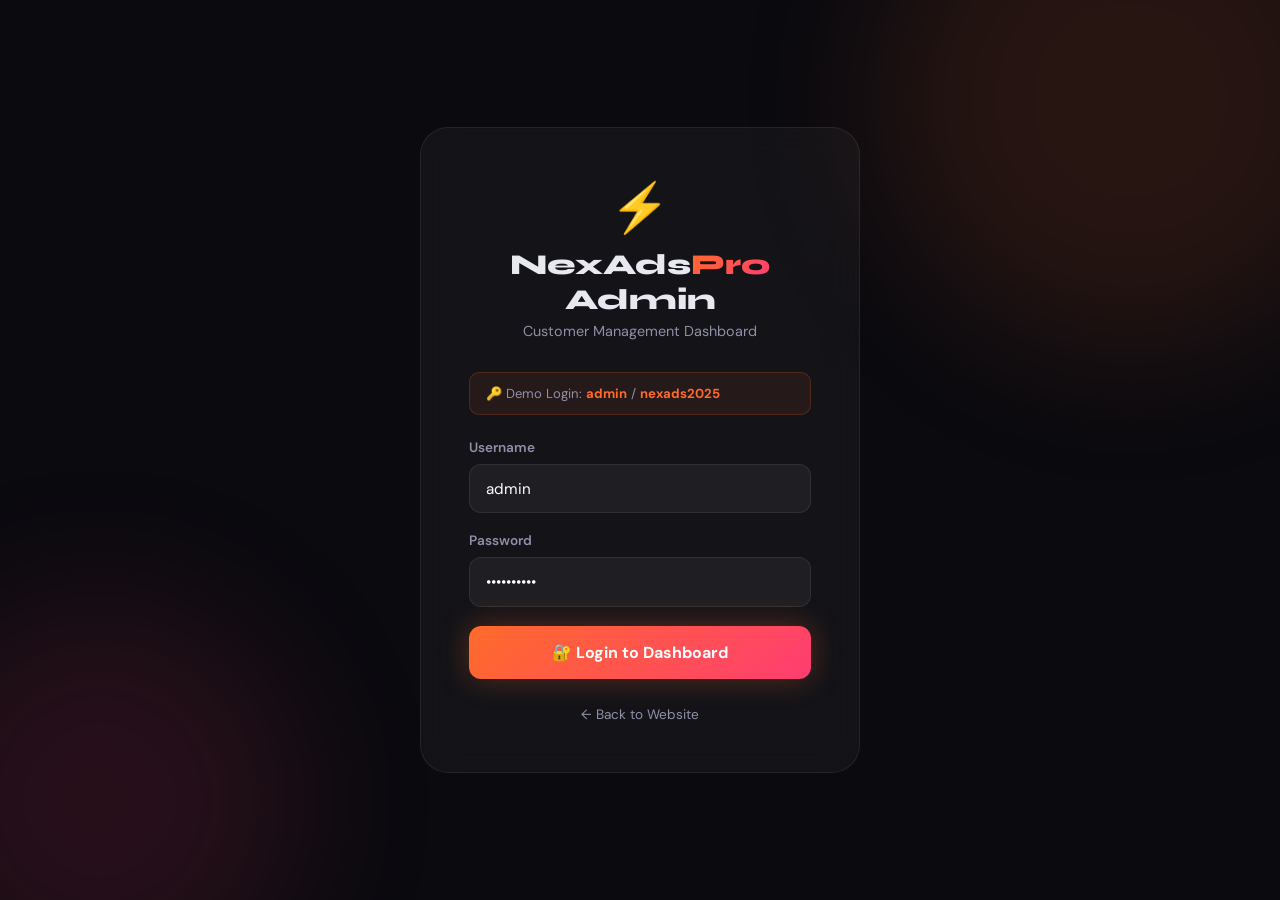
<file: dashboard.html>
<!DOCTYPE html>
<html lang="en">
<head>
<meta charset="UTF-8">
<meta name="viewport" content="width=device-width, initial-scale=1.0">
<title>Admin Dashboard | NexAds Pro</title>
<link href="https://fonts.googleapis.com/css2?family=Syne:wght@600;700;800&family=DM+Sans:wght@400;500;600&display=swap" rel="stylesheet">
<style>
*,*::before,*::after{margin:0;padding:0;box-sizing:border-box}
:root{
  --primary:#ff6b2b;--secondary:#ff3d71;--accent:#ffd60a;
  --dark:#0a0a0f;--dark2:#111118;--dark3:#1a1a28;
  --border:rgba(255,255,255,0.08);--text:#e8e8f0;--text-muted:#9090a8;
  --gradient:linear-gradient(135deg,var(--primary),var(--secondary));
  --green:#4ade80;--red:#ff6b6b;--blue:#60a5fa;
  --font-d:'Syne',sans-serif;--font-b:'DM Sans',sans-serif;
}
body{font-family:var(--font-b);background:var(--dark);color:var(--text);min-height:100vh;}

/* SIDEBAR */
.sidebar{
  position:fixed;top:0;left:0;width:260px;height:100vh;
  background:var(--dark2);border-right:1px solid var(--border);
  display:flex;flex-direction:column;padding:1.5rem;z-index:100;overflow-y:auto;
}
.logo{display:flex;align-items:center;gap:0.5rem;margin-bottom:2rem;padding-bottom:1.5rem;border-bottom:1px solid var(--border);}
.logo-icon{font-size:1.4rem;}
.logo-text{font-family:var(--font-d);font-size:1.2rem;font-weight:800;}
.logo-text span{color:var(--primary);}
.nav-item{
  display:flex;align-items:center;gap:0.75rem;
  padding:0.75rem 1rem;border-radius:12px;margin-bottom:0.3rem;
  cursor:pointer;transition:all 0.2s;color:var(--text-muted);font-size:0.9rem;font-weight:500;
  text-decoration:none;
}
.nav-item:hover{background:rgba(255,255,255,0.05);color:white;}
.nav-item.active{background:rgba(255,107,43,0.1);color:var(--primary);border:1px solid rgba(255,107,43,0.2);}
.nav-item .icon{font-size:1.1rem;}
.sidebar-footer{margin-top:auto;padding-top:1.5rem;border-top:1px solid var(--border);}
.logout-btn{
  width:100%;padding:0.75rem;border-radius:12px;
  border:1px solid var(--border);background:transparent;color:var(--text-muted);
  font-family:var(--font-b);font-size:0.9rem;cursor:pointer;transition:all 0.2s;
}
.logout-btn:hover{border-color:var(--red);color:var(--red);}

/* MAIN */
.main{margin-left:260px;min-height:100vh;padding:2rem;}
.top-bar{
  display:flex;align-items:center;justify-content:space-between;
  margin-bottom:2rem;
}
.page-title{font-family:var(--font-d);font-size:1.8rem;font-weight:800;}
.top-right{display:flex;align-items:center;gap:1rem;}
.admin-badge{
  background:rgba(255,107,43,0.1);border:1px solid rgba(255,107,43,0.2);
  color:var(--primary);padding:0.4rem 1rem;border-radius:50px;font-size:0.8rem;font-weight:600;
}

/* STATS GRID */
.stats-grid{display:grid;grid-template-columns:repeat(4,1fr);gap:1.2rem;margin-bottom:2rem;}
.stat-card{
  background:rgba(255,255,255,0.04);border:1px solid var(--border);
  border-radius:16px;padding:1.5rem;transition:all 0.2s;
}
.stat-card:hover{border-color:rgba(255,107,43,0.3);transform:translateY(-2px);}
.stat-icon{font-size:2rem;margin-bottom:0.5rem;}
.stat-num{font-family:var(--font-d);font-size:2rem;font-weight:800;margin-bottom:0.2rem;}
.stat-label{color:var(--text-muted);font-size:0.85rem;}
.stat-change{font-size:0.8rem;margin-top:0.3rem;}
.up{color:var(--green);}
.down{color:var(--red);}

/* FILTERS */
.filters{
  display:flex;gap:1rem;margin-bottom:1.5rem;flex-wrap:wrap;align-items:center;
}
.filter-btn{
  padding:0.5rem 1.2rem;border-radius:50px;
  border:1px solid var(--border);background:transparent;color:var(--text-muted);
  font-family:var(--font-b);font-size:0.85rem;cursor:pointer;transition:all 0.2s;
}
.filter-btn:hover,.filter-btn.active{border-color:var(--primary);color:var(--primary);background:rgba(255,107,43,0.1);}
.search-box{
  margin-left:auto;background:rgba(255,255,255,0.05);border:1px solid var(--border);
  border-radius:50px;padding:0.5rem 1.2rem;color:white;
  font-family:var(--font-b);font-size:0.85rem;outline:none;width:220px;
  transition:border-color 0.2s;
}
.search-box:focus{border-color:var(--primary);}
.search-box::placeholder{color:var(--text-muted);}

/* TABLE */
.table-card{
  background:rgba(255,255,255,0.04);border:1px solid var(--border);
  border-radius:20px;overflow:hidden;
}
.table-header{
  padding:1.2rem 1.5rem;border-bottom:1px solid var(--border);
  display:flex;align-items:center;justify-content:space-between;
}
.table-title{font-family:var(--font-d);font-weight:700;font-size:1.1rem;}
.export-btn{
  padding:0.5rem 1rem;border-radius:8px;
  border:1px solid var(--border);background:transparent;color:var(--text-muted);
  font-family:var(--font-b);font-size:0.8rem;cursor:pointer;transition:all 0.2s;
}
.export-btn:hover{border-color:var(--primary);color:var(--primary);}
table{width:100%;border-collapse:collapse;}
thead tr{background:rgba(255,255,255,0.03);}
th{
  padding:1rem 1.2rem;text-align:left;font-size:0.78rem;font-weight:600;
  color:var(--text-muted);text-transform:uppercase;letter-spacing:0.05em;
  border-bottom:1px solid var(--border);white-space:nowrap;
}
tbody tr{border-bottom:1px solid var(--border);transition:background 0.15s;}
tbody tr:last-child{border-bottom:none;}
tbody tr:hover{background:rgba(255,255,255,0.03);}
td{padding:1rem 1.2rem;font-size:0.875rem;vertical-align:middle;}
.customer-name{font-weight:600;color:white;margin-bottom:0.2rem;}
.customer-biz{font-size:0.78rem;color:var(--text-muted);}
.badge{
  display:inline-block;padding:0.25rem 0.75rem;border-radius:50px;
  font-size:0.75rem;font-weight:600;
}
.badge-new{background:rgba(255,107,43,0.1);color:var(--primary);border:1px solid rgba(255,107,43,0.3);}
.badge-contacted{background:rgba(96,165,250,0.1);color:var(--blue);border:1px solid rgba(96,165,250,0.3);}
.badge-active{background:rgba(74,222,128,0.1);color:var(--green);border:1px solid rgba(74,222,128,0.3);}
.badge-closed{background:rgba(255,107,107,0.1);color:var(--red);border:1px solid rgba(255,107,107,0.3);}

.actions{display:flex;gap:0.5rem;}
.action-btn{
  padding:0.35rem 0.8rem;border-radius:8px;
  border:1px solid var(--border);background:transparent;color:var(--text-muted);
  font-size:0.78rem;cursor:pointer;transition:all 0.2s;font-family:var(--font-b);
}
.action-btn:hover{border-color:var(--primary);color:var(--primary);}
.action-btn.danger:hover{border-color:var(--red);color:var(--red);}
.empty-state{text-align:center;padding:4rem 2rem;color:var(--text-muted);}
.empty-state .ei{font-size:3rem;margin-bottom:1rem;}

/* MODAL DETAIL */
.modal-overlay{
  display:none;position:fixed;inset:0;z-index:9999;
  background:rgba(0,0,0,0.8);backdrop-filter:blur(10px);
  align-items:center;justify-content:center;padding:1rem;
}
.modal-overlay.open{display:flex;}
.modal-card{
  background:var(--dark3);border:1px solid var(--border);
  border-radius:24px;padding:2.5rem;width:100%;max-width:600px;
  max-height:90vh;overflow-y:auto;
  animation:fadeUp 0.3s ease;
}
@keyframes fadeUp{from{opacity:0;transform:translateY(20px)}to{opacity:1;transform:translateY(0)}}
.modal-top{display:flex;align-items:center;justify-content:space-between;margin-bottom:1.5rem;}
.modal-top h3{font-family:var(--font-d);font-size:1.3rem;font-weight:800;}
.close-btn{
  width:32px;height:32px;border-radius:50%;border:1px solid var(--border);
  background:transparent;color:var(--text-muted);cursor:pointer;font-size:1rem;
  display:flex;align-items:center;justify-content:center;transition:all 0.2s;
}
.close-btn:hover{border-color:var(--red);color:var(--red);}
.detail-grid{display:grid;grid-template-columns:1fr 1fr;gap:1rem;margin-bottom:1.5rem;}
.detail-item{background:rgba(255,255,255,0.04);border-radius:12px;padding:1rem;}
.detail-label{font-size:0.75rem;color:var(--text-muted);text-transform:uppercase;letter-spacing:0.05em;margin-bottom:0.3rem;}
.detail-val{font-size:0.9rem;font-weight:500;word-break:break-word;}
.status-row{display:flex;align-items:center;gap:1rem;margin-bottom:1.5rem;}
.status-select{
  flex:1;background:rgba(255,255,255,0.05);border:1px solid var(--border);
  border-radius:10px;padding:0.6rem 1rem;color:white;
  font-family:var(--font-b);font-size:0.9rem;outline:none;
}
.status-select option{background:var(--dark2);}
.save-status-btn{
  padding:0.6rem 1.5rem;border-radius:10px;border:none;
  background:var(--gradient);color:white;
  font-family:var(--font-b);font-weight:600;font-size:0.9rem;cursor:pointer;
}
.modal-notes{background:rgba(255,255,255,0.04);border-radius:12px;padding:1rem;margin-bottom:1rem;}
.modal-notes label{font-size:0.75rem;color:var(--text-muted);text-transform:uppercase;letter-spacing:0.05em;display:block;margin-bottom:0.5rem;}
.notes-ta{
  width:100%;background:transparent;border:none;color:white;
  font-family:var(--font-b);font-size:0.9rem;resize:vertical;min-height:80px;outline:none;
}

/* RESPONSIVE */
@media(max-width:900px){
  .sidebar{width:60px;padding:1rem 0.75rem;}
  .sidebar .logo-text,.sidebar .nav-item span,.sidebar-footer .logout-btn span{display:none;}
  .main{margin-left:60px;padding:1rem;}
  .stats-grid{grid-template-columns:repeat(2,1fr);}
  .detail-grid{grid-template-columns:1fr;}
}
@media(max-width:600px){
  .stats-grid{grid-template-columns:1fr 1fr;}
  table{display:block;overflow-x:auto;}
}
</style>
</head>
<body>

<!-- AUTH GUARD -->
<script>
if(!sessionStorage.getItem('nexads_admin')){
  window.location.href='login.html';
}
</script>

<!-- SIDEBAR -->
<div class="sidebar">
  <div class="logo">
    <span class="logo-icon">⚡</span>
    <span class="logo-text">NexAds<span>Pro</span></span>
  </div>
  <a class="nav-item active" href="dashboard.html"><span class="icon">📊</span><span>Dashboard</span></a>
  <a class="nav-item" href="#" onclick="filterStatus('all')"><span class="icon">👥</span><span>All Customers</span></a>
  <a class="nav-item" href="#" onclick="filterStatus('New')"><span class="icon">🆕</span><span>New Leads</span></a>
  <a class="nav-item" href="#" onclick="filterStatus('Active')"><span class="icon">✅</span><span>Active Clients</span></a>
  <a class="nav-item" href="#" onclick="addSample()"><span class="icon">🧪</span><span>Add Sample</span></a>
  <div class="sidebar-footer">
    <a class="nav-item" href="../index.html" style="margin-bottom:0.5rem"><span class="icon">🌐</span><span>View Website</span></a>
    <button class="logout-btn" onclick="logout()">🚪 <span>Logout</span></button>
  </div>
</div>

<!-- MAIN -->
<div class="main">
  <div class="top-bar">
    <div>
      <div class="page-title">Admin Dashboard</div>
      <div style="color:var(--text-muted);font-size:0.85rem;margin-top:0.25rem" id="currentDate"></div>
    </div>
    <div class="top-right">
      <div class="admin-badge">👤 Admin Panel</div>
    </div>
  </div>

  <!-- STATS -->
  <div class="stats-grid" id="statsGrid">
    <!-- Filled by JS -->
  </div>

  <!-- FILTERS & SEARCH -->
  <div class="filters">
    <button class="filter-btn active" onclick="filterStatus('all',this)">All</button>
    <button class="filter-btn" onclick="filterStatus('New',this)">🆕 New</button>
    <button class="filter-btn" onclick="filterStatus('Contacted',this)">📞 Contacted</button>
    <button class="filter-btn" onclick="filterStatus('Active',this)">✅ Active</button>
    <button class="filter-btn" onclick="filterStatus('Closed',this)">❌ Closed</button>
    <input class="search-box" type="text" placeholder="🔍 Search customer..." id="searchInput" oninput="renderTable()">
    <button class="export-btn" onclick="exportCSV()">📥 Export CSV</button>
  </div>

  <!-- TABLE -->
  <div class="table-card">
    <div class="table-header">
      <span class="table-title">Customer Orders</span>
      <span style="color:var(--text-muted);font-size:0.85rem" id="tableCount"></span>
    </div>
    <table>
      <thead>
        <tr>
          <th>Order ID</th>
          <th>Customer</th>
          <th>Service</th>
          <th>Plan</th>
          <th>Phone</th>
          <th>Date</th>
          <th>Status</th>
          <th>Actions</th>
        </tr>
      </thead>
      <tbody id="tableBody"></tbody>
    </table>
    <div class="empty-state" id="emptyState" style="display:none">
      <div class="ei">📋</div>
      <p>No customers found</p>
      <p style="font-size:0.85rem;margin-top:0.5rem">Submit a form on the website to see data here</p>
    </div>
  </div>
</div>

<!-- DETAIL MODAL -->
<div class="modal-overlay" id="detailModal">
  <div class="modal-card">
    <div class="modal-top">
      <h3>Customer Details</h3>
      <button class="close-btn" onclick="closeModal()">✕</button>
    </div>
    <div class="detail-grid" id="detailGrid"></div>
    <div class="status-row">
      <select class="status-select" id="statusSelect">
        <option>New</option>
        <option>Contacted</option>
        <option>Active</option>
        <option>Closed</option>
      </select>
      <button class="save-status-btn" onclick="saveStatus()">Save Status</button>
    </div>
    <div class="modal-notes">
      <label>Admin Notes</label>
      <textarea class="notes-ta" id="adminNotes" placeholder="Write internal notes about this customer..."></textarea>
    </div>
    <button class="save-status-btn" onclick="saveNotes()" style="width:100%">💾 Save Notes</button>
  </div>
</div>

<script>
// Date
document.getElementById('currentDate').textContent = new Date().toLocaleDateString('en-PK',{weekday:'long',year:'numeric',month:'long',day:'numeric'});

let currentFilter = 'all';
let currentCustomerId = null;

// Get customers
function getCustomers(){
  return JSON.parse(localStorage.getItem('nexads_customers')||'[]');
}
function saveCustomers(list){
  localStorage.setItem('nexads_customers',JSON.stringify(list));
}

// Stats
function renderStats(){
  const all = getCustomers();
  const newC = all.filter(c=>c.status==='New').length;
  const active = all.filter(c=>c.status==='Active').length;
  const contacted = all.filter(c=>c.status==='Contacted').length;
  const revenue = active * 25000;
  document.getElementById('statsGrid').innerHTML = `
    <div class="stat-card">
      <div class="stat-icon">👥</div>
      <div class="stat-num">${all.length}</div>
      <div class="stat-label">Total Customers</div>
      <div class="stat-change up">↑ All time</div>
    </div>
    <div class="stat-card">
      <div class="stat-icon">🆕</div>
      <div class="stat-num">${newC}</div>
      <div class="stat-label">New Leads</div>
      <div class="stat-change up">Action required</div>
    </div>
    <div class="stat-card">
      <div class="stat-icon">✅</div>
      <div class="stat-num">${active}</div>
      <div class="stat-label">Active Clients</div>
      <div class="stat-change up">↑ Growing</div>
    </div>
    <div class="stat-card">
      <div class="stat-icon">💰</div>
      <div class="stat-num">Rs.${(revenue/1000).toFixed(0)}K</div>
      <div class="stat-label">Est. Monthly Revenue</div>
      <div class="stat-change up">↑ Based on active</div>
    </div>
  `;
}

// Table
function renderTable(){
  const search = document.getElementById('searchInput').value.toLowerCase();
  let data = getCustomers();
  if(currentFilter!=='all') data=data.filter(c=>c.status===currentFilter);
  if(search) data=data.filter(c=>
    (c.name||'').toLowerCase().includes(search)||
    (c.business||'').toLowerCase().includes(search)||
    (c.phone||'').toLowerCase().includes(search)||
    (c.service||'').toLowerCase().includes(search)
  );
  document.getElementById('tableCount').textContent = data.length+' records';
  const tbody = document.getElementById('tableBody');
  const empty = document.getElementById('emptyState');
  if(data.length===0){
    tbody.innerHTML='';empty.style.display='block';return;
  }
  empty.style.display='none';
  tbody.innerHTML = data.slice().reverse().map(c=>`
    <tr>
      <td><span style="color:var(--primary);font-weight:600;font-size:0.8rem">${c.id||'—'}</span></td>
      <td>
        <div class="customer-name">${c.name||'—'}</div>
        <div class="customer-biz">${c.business||''}</div>
      </td>
      <td>${c.service||'—'}</td>
      <td><span style="font-size:0.8rem">${c.plan||'—'}</span></td>
      <td>${c.phone||'—'}</td>
      <td>${c.date||'—'}</td>
      <td><span class="badge badge-${(c.status||'new').toLowerCase()}">${c.status||'New'}</span></td>
      <td>
        <div class="actions">
          <button class="action-btn" onclick="openDetail('${c.id}')">👁 View</button>
          <button class="action-btn danger" onclick="deleteCustomer('${c.id}')">🗑</button>
        </div>
      </td>
    </tr>
  `).join('');
}

// Filter
function filterStatus(status, btn){
  currentFilter=status;
  document.querySelectorAll('.filter-btn').forEach(b=>b.classList.remove('active'));
  if(btn)btn.classList.add('active');
  renderTable();
}

// Open detail
function openDetail(id){
  currentCustomerId=id;
  const c=getCustomers().find(x=>x.id===id);
  if(!c)return;
  document.getElementById('statusSelect').value=c.status||'New';
  document.getElementById('adminNotes').value=c.notes||'';
  document.getElementById('detailGrid').innerHTML=`
    <div class="detail-item"><div class="detail-label">Name</div><div class="detail-val">${c.name||'—'}</div></div>
    <div class="detail-item"><div class="detail-label">Business</div><div class="detail-val">${c.business||'—'}</div></div>
    <div class="detail-item"><div class="detail-label">Phone</div><div class="detail-val">${c.phone||'—'}</div></div>
    <div class="detail-item"><div class="detail-label">Email</div><div class="detail-val">${c.email||'—'}</div></div>
    <div class="detail-item"><div class="detail-label">Service</div><div class="detail-val">${c.service||'—'}</div></div>
    <div class="detail-item"><div class="detail-label">Plan</div><div class="detail-val">${c.plan||'—'}</div></div>
    <div class="detail-item"><div class="detail-label">Website/Page</div><div class="detail-val">${c.website||'—'}</div></div>
    <div class="detail-item"><div class="detail-label">Order Date</div><div class="detail-val">${c.date||'—'}</div></div>
    <div class="detail-item" style="grid-column:1/-1"><div class="detail-label">Message</div><div class="detail-val">${c.message||'No message'}</div></div>
  `;
  document.getElementById('detailModal').classList.add('open');
}

function closeModal(){ document.getElementById('detailModal').classList.remove('open'); }

function saveStatus(){
  const list=getCustomers();
  const idx=list.findIndex(x=>x.id===currentCustomerId);
  if(idx>-1){list[idx].status=document.getElementById('statusSelect').value;saveCustomers(list);}
  renderStats();renderTable();closeModal();
}

function saveNotes(){
  const list=getCustomers();
  const idx=list.findIndex(x=>x.id===currentCustomerId);
  if(idx>-1){list[idx].notes=document.getElementById('adminNotes').value;saveCustomers(list);}
  alert('Notes saved!');
}

function deleteCustomer(id){
  if(!confirm('Delete this customer?'))return;
  const list=getCustomers().filter(x=>x.id!==id);
  saveCustomers(list);renderStats();renderTable();
}

// Add sample data
function addSample(){
  const samples=[
    {id:'ORD-'+Date.now()+1,timestamp:new Date().toISOString(),name:'Ahmed Raza',phone:'0311-2345678',email:'ahmed@example.com',business:'Ahmed Shoes Store',service:'Meta Ads Management',plan:'Growth - Rs. 25,000/month',website:'facebook.com/ahmedshoes',message:'Hamari eid sale ka promotion karna hai.',status:'New',date:'15 May 2025'},
    {id:'ORD-'+Date.now()+2,timestamp:new Date().toISOString(),name:'Sara Khan',phone:'0321-9876543',email:'sara@example.com',business:'Sara Beauty Salon',service:'Social Media Management',plan:'Starter - Rs. 10,000/month',website:'instagram.com/sarabeauty',message:'',status:'Active',date:'18 May 2025'},
    {id:'ORD-'+Date.now()+3,timestamp:new Date().toISOString(),name:'Bilal Akhtar',phone:'0301-5555555',email:'',business:'Bilal Electronics',service:'AI Ad Creatives',plan:'Pro - Rs. 50,000/month',website:'bilalelectronics.pk',message:'Need aggressive marketing for new products.',status:'Contacted',date:'20 May 2025'},
  ];
  const existing=getCustomers();
  saveCustomers([...existing,...samples]);
  renderStats();renderTable();
  alert('3 sample customers added!');
}

// Export CSV
function exportCSV(){
  const data=getCustomers();
  if(!data.length){alert('No data to export!');return;}
  const headers=['ID','Name','Business','Phone','Email','Service','Plan','Website','Date','Status','Notes','Message'];
  const rows=data.map(c=>[c.id,c.name,c.business,c.phone,c.email,c.service,c.plan,c.website,c.date,c.status,c.notes||'',c.message||''].map(v=>`"${(v||'').replace(/"/g,'""')}"`).join(','));
  const csv=[headers.join(','),...rows].join('\n');
  const blob=new Blob([csv],{type:'text/csv'});
  const url=URL.createObjectURL(blob);
  const a=document.createElement('a');
  a.href=url;a.download='nexads_customers.csv';a.click();
  URL.revokeObjectURL(url);
}

function logout(){
  sessionStorage.removeItem('nexads_admin');
  window.location.href='login.html';
}

// Init
renderStats();
renderTable();
</script>
</body>
</html>
</file>
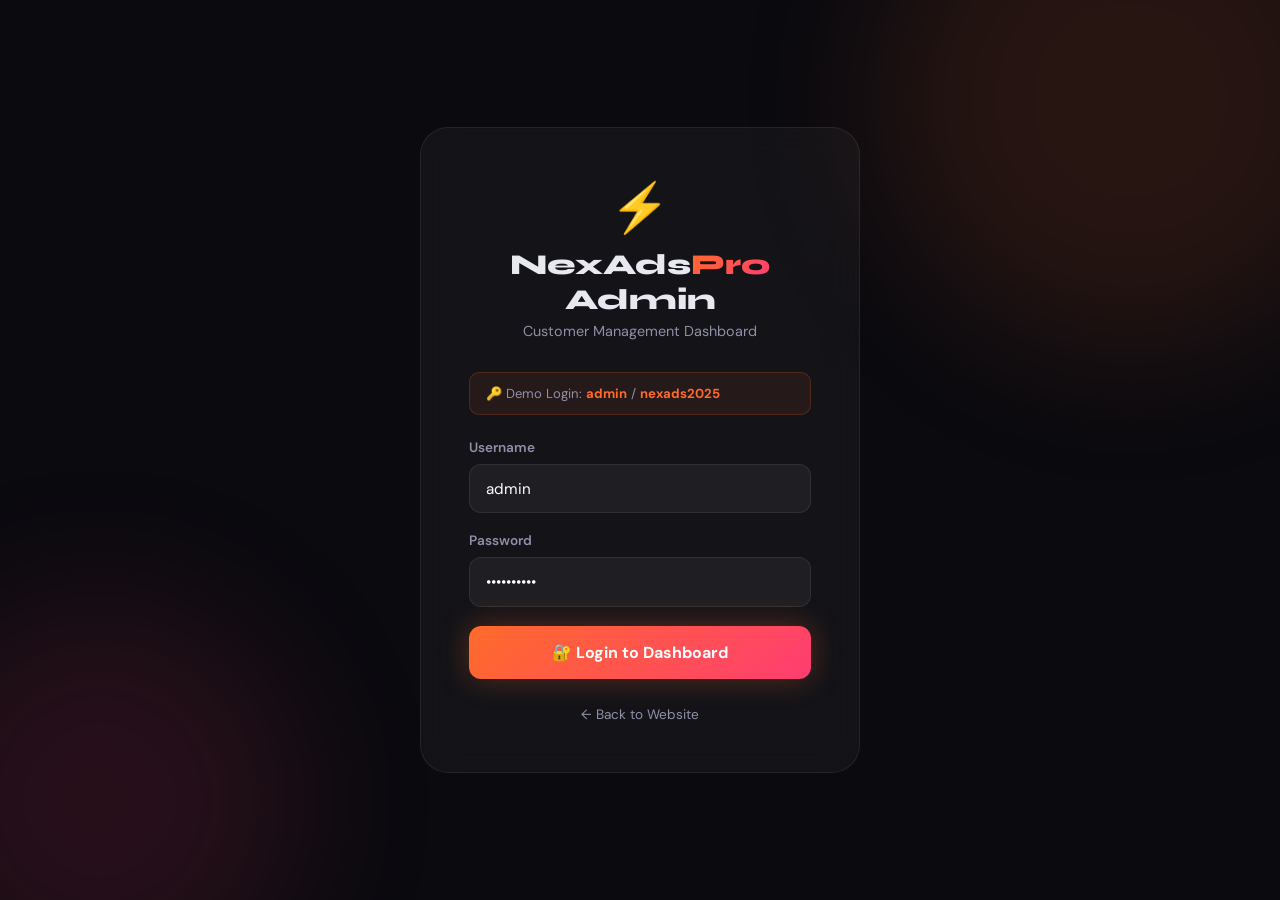
<file: login.html>
<!DOCTYPE html>
<html lang="en">
<head>
<meta charset="UTF-8">
<meta name="viewport" content="width=device-width, initial-scale=1.0">
<title>Admin Login | NexAds Pro</title>
<link href="https://fonts.googleapis.com/css2?family=Syne:wght@700;800&family=DM+Sans:wght@400;500;600&display=swap" rel="stylesheet">
<style>
*,*::before,*::after{margin:0;padding:0;box-sizing:border-box}
:root{
  --primary:#ff6b2b;--secondary:#ff3d71;--dark:#0a0a0f;--dark2:#111118;--dark3:#1a1a28;
  --border:rgba(255,255,255,0.08);--text:#e8e8f0;--text-muted:#9090a8;
  --gradient:linear-gradient(135deg,var(--primary),var(--secondary));
  --font-d:'Syne',sans-serif;--font-b:'DM Sans',sans-serif;
}
body{font-family:var(--font-b);background:var(--dark);color:var(--text);min-height:100vh;display:flex;align-items:center;justify-content:center;padding:1rem;}
.bg-orbs{position:fixed;inset:0;z-index:-1;overflow:hidden;}
.orb{position:absolute;border-radius:50%;filter:blur(80px);opacity:0.12;}
.orb1{width:500px;height:500px;background:var(--primary);top:-150px;right:-100px;}
.orb2{width:400px;height:400px;background:var(--secondary);bottom:-100px;left:-100px;}

.login-box{
  background:rgba(255,255,255,0.04);border:1px solid var(--border);
  border-radius:28px;padding:3rem;width:100%;max-width:440px;
  backdrop-filter:blur(20px);
}
.login-logo{text-align:center;margin-bottom:2rem;}
.login-logo .icon{font-size:3rem;}
.login-logo h1{font-family:var(--font-d);font-size:1.8rem;font-weight:800;margin-top:0.5rem;}
.login-logo h1 span{background:var(--gradient);-webkit-background-clip:text;background-clip:text;-webkit-text-fill-color:transparent;}
.login-logo p{color:var(--text-muted);font-size:0.9rem;margin-top:0.3rem;}

.form-group{margin-bottom:1.2rem;}
.form-group label{display:block;font-size:0.85rem;font-weight:600;color:var(--text-muted);margin-bottom:0.5rem;}
.form-group input{
  width:100%;background:rgba(255,255,255,0.05);border:1px solid var(--border);
  border-radius:12px;padding:0.85rem 1rem;color:white;
  font-family:var(--font-b);font-size:0.95rem;outline:none;transition:border-color 0.2s;
}
.form-group input:focus{border-color:var(--primary);}

.hint{background:rgba(255,107,43,0.08);border:1px solid rgba(255,107,43,0.2);
  border-radius:10px;padding:0.75rem 1rem;margin-bottom:1.5rem;
  font-size:0.82rem;color:var(--text-muted);}
.hint strong{color:var(--primary);}

.btn-login{
  width:100%;padding:1rem;border-radius:12px;border:none;
  background:var(--gradient);color:white;
  font-family:var(--font-b);font-weight:700;font-size:1rem;
  cursor:pointer;transition:all 0.3s;
  box-shadow:0 0 30px rgba(255,107,43,0.3);
}
.btn-login:hover{transform:translateY(-2px);box-shadow:0 0 50px rgba(255,107,43,0.5);}
.error{color:#ff6b6b;font-size:0.85rem;text-align:center;margin-top:0.75rem;display:none;}
.back-link{text-align:center;margin-top:1.5rem;}
.back-link a{color:var(--text-muted);text-decoration:none;font-size:0.85rem;transition:color 0.2s;}
.back-link a:hover{color:var(--primary);}
</style>
</head>
<body>
<div class="bg-orbs"><div class="orb orb1"></div><div class="orb orb2"></div></div>
<div class="login-box">
  <div class="login-logo">
    <div class="icon">⚡</div>
    <h1>NexAds<span>Pro</span> Admin</h1>
    <p>Customer Management Dashboard</p>
  </div>
  <div class="hint">
    🔑 Demo Login: <strong>admin</strong> / <strong>nexads2025</strong>
  </div>
  <div class="form-group">
    <label>Username</label>
    <input type="text" id="username" placeholder="admin" value="admin">
  </div>
  <div class="form-group">
    <label>Password</label>
    <input type="password" id="password" placeholder="••••••••" value="nexads2025">
  </div>
  <button class="btn-login" onclick="doLogin()">🔐 Login to Dashboard</button>
  <div class="error" id="errMsg">❌ Wrong username or password!</div>
  <div class="back-link"><a href="../index.html">← Back to Website</a></div>
</div>
<script>
function doLogin(){
  const u=document.getElementById('username').value;
  const p=document.getElementById('password').value;
  if(u==='admin'&&p==='nexads2025'){
    sessionStorage.setItem('nexads_admin','true');
    window.location.href='dashboard.html';
  }else{
    document.getElementById('errMsg').style.display='block';
    setTimeout(()=>document.getElementById('errMsg').style.display='none',3000);
  }
}
document.addEventListener('keydown',e=>{if(e.key==='Enter')doLogin();});
</script>
</body>
</html>
</file>
